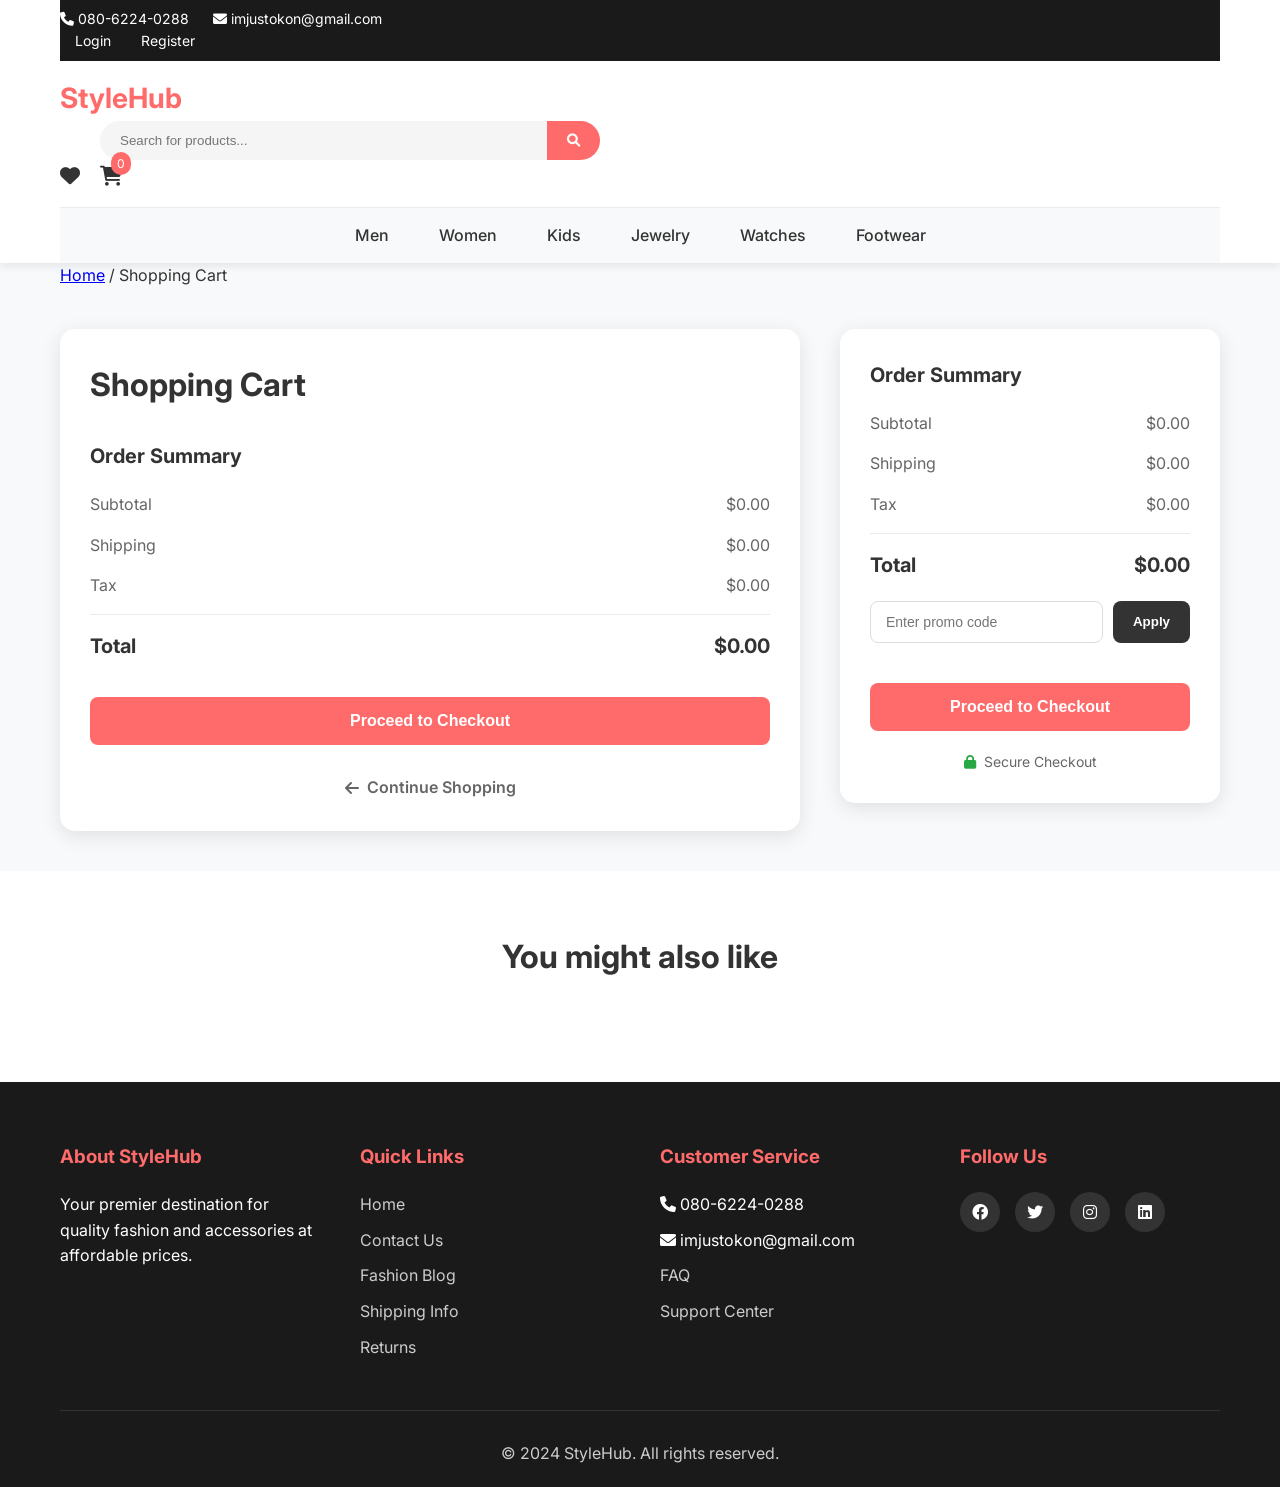
<file: cart.html>
<!DOCTYPE html>
<html lang="en">
<head>
    <meta charset="UTF-8">
    <meta name="viewport" content="width=device-width, initial-scale=1.0">
    <meta name="description" content="Shopping cart - Review your items and proceed to checkout">
    <meta name="keywords" content="shopping cart, checkout, fashion, StyleHub">
    <title>Shopping Cart - StyleHub</title>
    <link rel="stylesheet" href="styles.css">
    <link rel="stylesheet" href="cart.css">
    <link rel="preconnect" href="https://fonts.googleapis.com">
    <link rel="preconnect" href="https://fonts.gstatic.com" crossorigin>
    <link href="https://fonts.googleapis.com/css2?family=Inter:wght@300;400;500;600;700&display=swap" rel="stylesheet">
    <link rel="stylesheet" href="https://cdnjs.cloudflare.com/ajax/libs/font-awesome/6.0.0/css/all.min.css">
</head>
<body>
    <!-- Header Navigation -->
    <header class="header">
        <div class="container">
            <div class="nav-top">
                <div class="contact-info">
                    <span><i class="fas fa-phone"></i> 080-6224-0288</span>
                    <span><i class="fas fa-envelope"></i> imjustokon@gmail.com</span>
                </div>
                <div class="user-actions">
                    <a href="#login">Login</a>
                    <a href="#register">Register</a>
                </div>
            </div>
            <nav class="main-nav">
                <div class="logo">
                    <h1><a href="index.html" style="color: #ff6b6b; text-decoration: none;">StyleHub</a></h1>
                </div>
                <div class="search-bar">
                    <input type="text" placeholder="Search for products..." id="searchInput">
                    <button type="button" id="searchBtn"><i class="fas fa-search"></i></button>
                </div>
                <div class="nav-icons">
                    <a href="#wishlist" class="nav-icon"><i class="fas fa-heart"></i></a>
                    <a href="cart.html" class="nav-icon"><i class="fas fa-shopping-cart"></i><span class="cart-count">0</span></a>
                </div>
            </nav>
            <div class="category-nav">
                <ul class="category-list">
                    <li><a href="products.html?category=men">Men</a></li>
                    <li><a href="products.html?category=women">Women</a></li>
                    <li><a href="products.html?category=kids">Kids</a></li>
                    <li><a href="products.html?category=jewelry">Jewelry</a></li>
                    <li><a href="products.html?category=watches">Watches</a></li>
                    <li><a href="products.html?category=footwear">Footwear</a></li>
                </ul>
            </div>
        </div>
    </header>

    <!-- Breadcrumb -->
    <section class="breadcrumb">
        <div class="container">
            <nav>
                <a href="index.html">Home</a>
                <span>/</span>
                <span>Shopping Cart</span>
            </nav>
        </div>
    </section>

    <!-- Cart Section -->
    <section class="cart-section">
        <div class="container">
            <div class="cart-layout">
                <!-- Cart Items -->
                <div class="cart-items">
                    <h1>Shopping Cart</h1>
                    <div id="cartItems">
                        <!-- Cart items will be dynamically loaded here -->
                    </div>
                    
                    <!-- Cart Summary (Mobile) -->
                    <div class="cart-summary mobile">
                        <div class="summary-content">
                            <h3>Order Summary</h3>
                            <div class="summary-row">
                                <span>Subtotal</span>
                                <span id="mobileSubtotal">$0.00</span>
                            </div>
                            <div class="summary-row">
                                <span>Shipping</span>
                                <span id="mobileShipping">$0.00</span>
                            </div>
                            <div class="summary-row">
                                <span>Tax</span>
                                <span id="mobileTax">$0.00</span>
                            </div>
                            <div class="summary-divider"></div>
                            <div class="summary-row total">
                                <span>Total</span>
                                <span id="mobileTotal">$0.00</span>
                            </div>
                            <button class="checkout-btn mobile" onclick="proceedToCheckout()">
                                Proceed to Checkout
                            </button>
                        </div>
                    </div>
                    
                    <!-- Continue Shopping -->
                    <div class="continue-shopping">
                        <a href="products.html" class="continue-btn">
                            <i class="fas fa-arrow-left"></i>
                            Continue Shopping
                        </a>
                    </div>
                </div>

                <!-- Order Summary (Desktop) -->
                <div class="order-summary desktop">
                    <div class="summary-content">
                        <h3>Order Summary</h3>
                        <div class="summary-row">
                            <span>Subtotal</span>
                            <span id="subtotal">$0.00</span>
                        </div>
                        <div class="summary-row">
                            <span>Shipping</span>
                            <span id="shipping">$0.00</span>
                        </div>
                        <div class="summary-row">
                            <span>Tax</span>
                            <span id="tax">$0.00</span>
                        </div>
                        <div class="summary-divider"></div>
                        <div class="summary-row total">
                            <span>Total</span>
                            <span id="total">$0.00</span>
                        </div>
                        
                        <!-- Promo Code -->
                        <div class="promo-code">
                            <input type="text" placeholder="Enter promo code" id="promoCode">
                            <button onclick="applyPromoCode()">Apply</button>
                        </div>
                        
                        <button class="checkout-btn" onclick="proceedToCheckout()">
                            Proceed to Checkout
                        </button>
                        
                        <!-- Security Badge -->
                        <div class="security-badge">
                            <i class="fas fa-lock"></i>
                            <span>Secure Checkout</span>
                        </div>
                    </div>
                </div>
            </div>
        </div>
    </section>

    <!-- Related Products -->
    <section class="related-products">
        <div class="container">
            <h2>You might also like</h2>
            <div class="products-grid" id="relatedProducts">
                <!-- Related products will be dynamically loaded here -->
            </div>
        </div>
    </section>

    <!-- Footer -->
    <footer class="footer">
        <div class="container">
            <div class="footer-grid">
                <div class="footer-section">
                    <h3>About StyleHub</h3>
                    <p>Your premier destination for quality fashion and accessories at affordable prices.</p>
                </div>
                <div class="footer-section">
                    <h3>Quick Links</h3>
                    <ul>
                        <li><a href="index.html">Home</a></li>
                        <li><a href="contact.html">Contact Us</a></li>
                        <li><a href="blog.html">Fashion Blog</a></li>
                        <li><a href="#shipping">Shipping Info</a></li>
                        <li><a href="#returns">Returns</a></li>
                    </ul>
                </div>
                <div class="footer-section">
                    <h3>Customer Service</h3>
                    <ul>
                        <li><i class="fas fa-phone"></i> 080-6224-0288</li>
                        <li><i class="fas fa-envelope"></i> imjustokon@gmail.com</li>
                        <li><a href="#faq">FAQ</a></li>
                        <li><a href="#support">Support Center</a></li>
                    </ul>
                </div>
                <div class="footer-section">
                    <h3>Follow Us</h3>
                    <div class="social-links">
                        <a href="#facebook"><i class="fab fa-facebook"></i></a>
                        <a href="#twitter"><i class="fab fa-twitter"></i></a>
                        <a href="#instagram"><i class="fab fa-instagram"></i></a>
                        <a href="#linkedin"><i class="fab fa-linkedin"></i></a>
                    </div>
                </div>
            </div>
            <div class="footer-bottom">
                <p>&copy; 2024 StyleHub. All rights reserved.</p>
            </div>
        </div>
    </footer>

    <script src="script.js"></script>
    <script src="cart.js"></script>
</body>
</html>
</file>
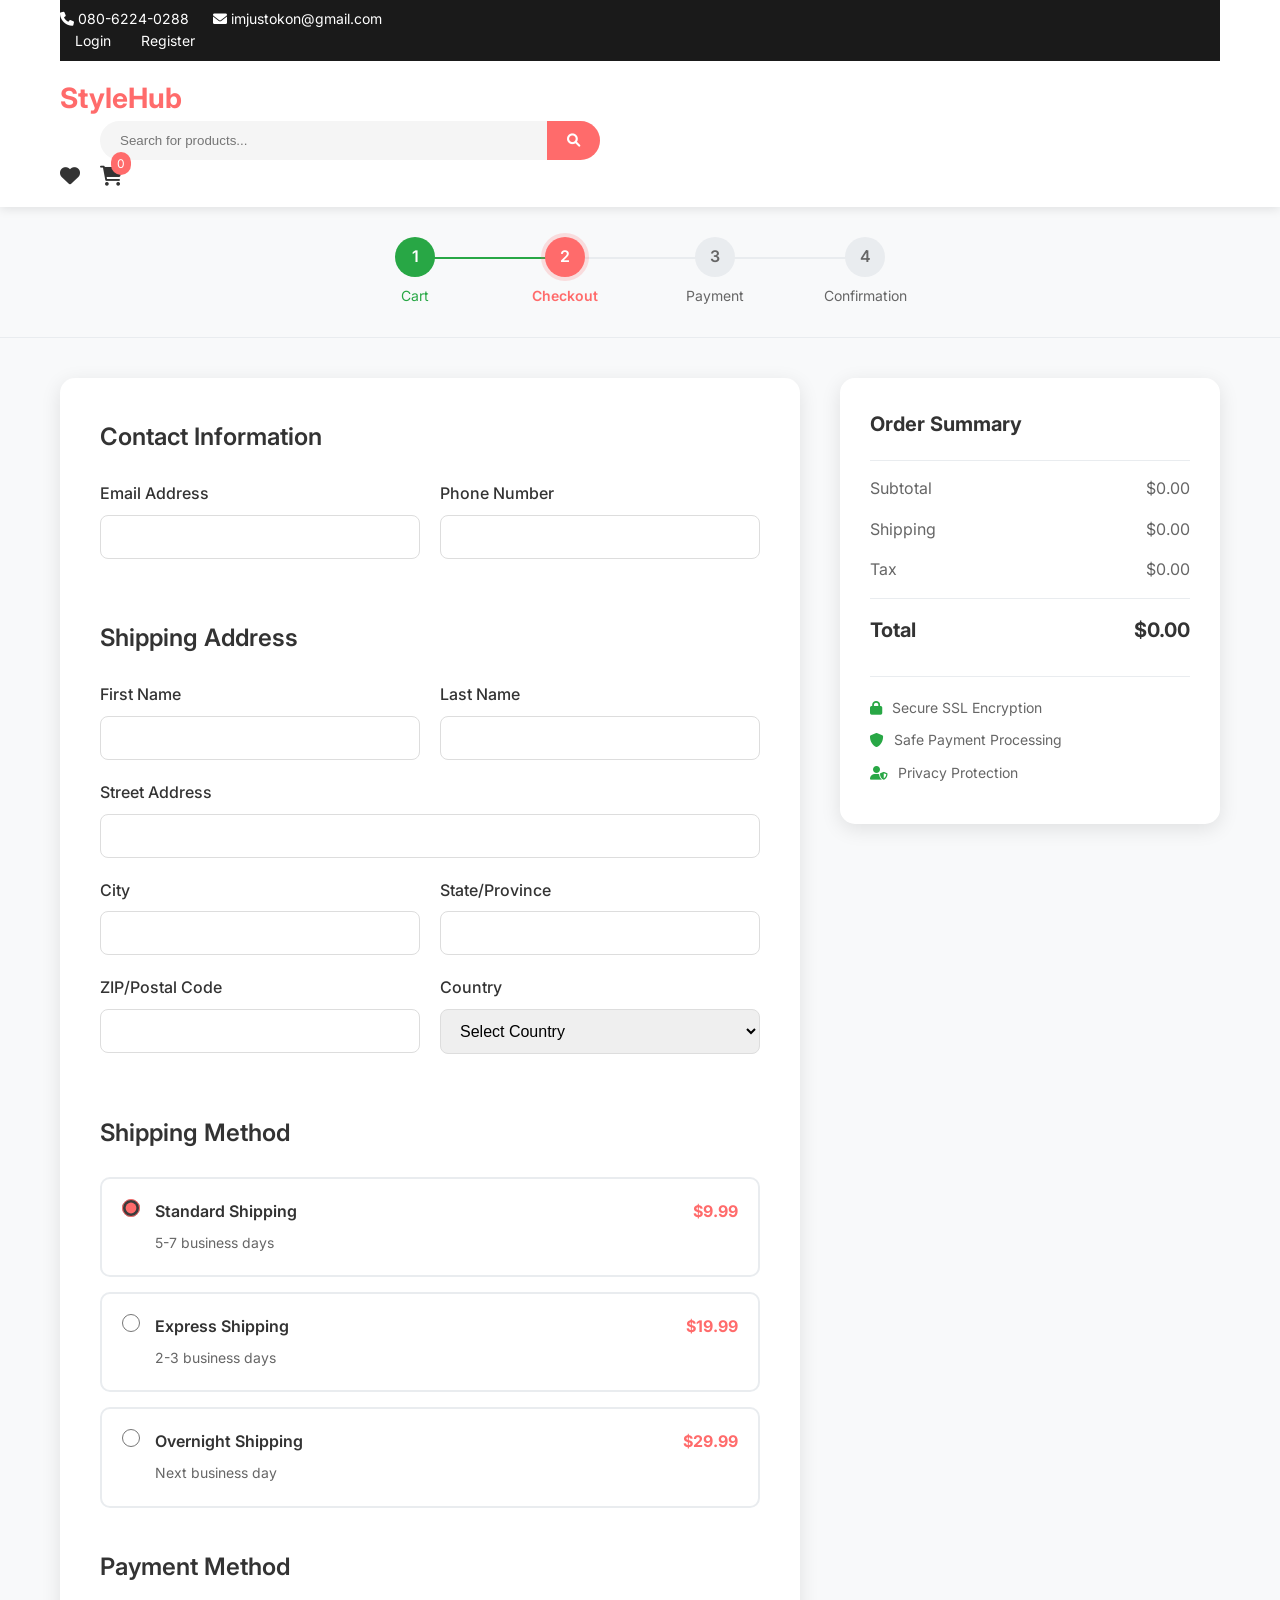
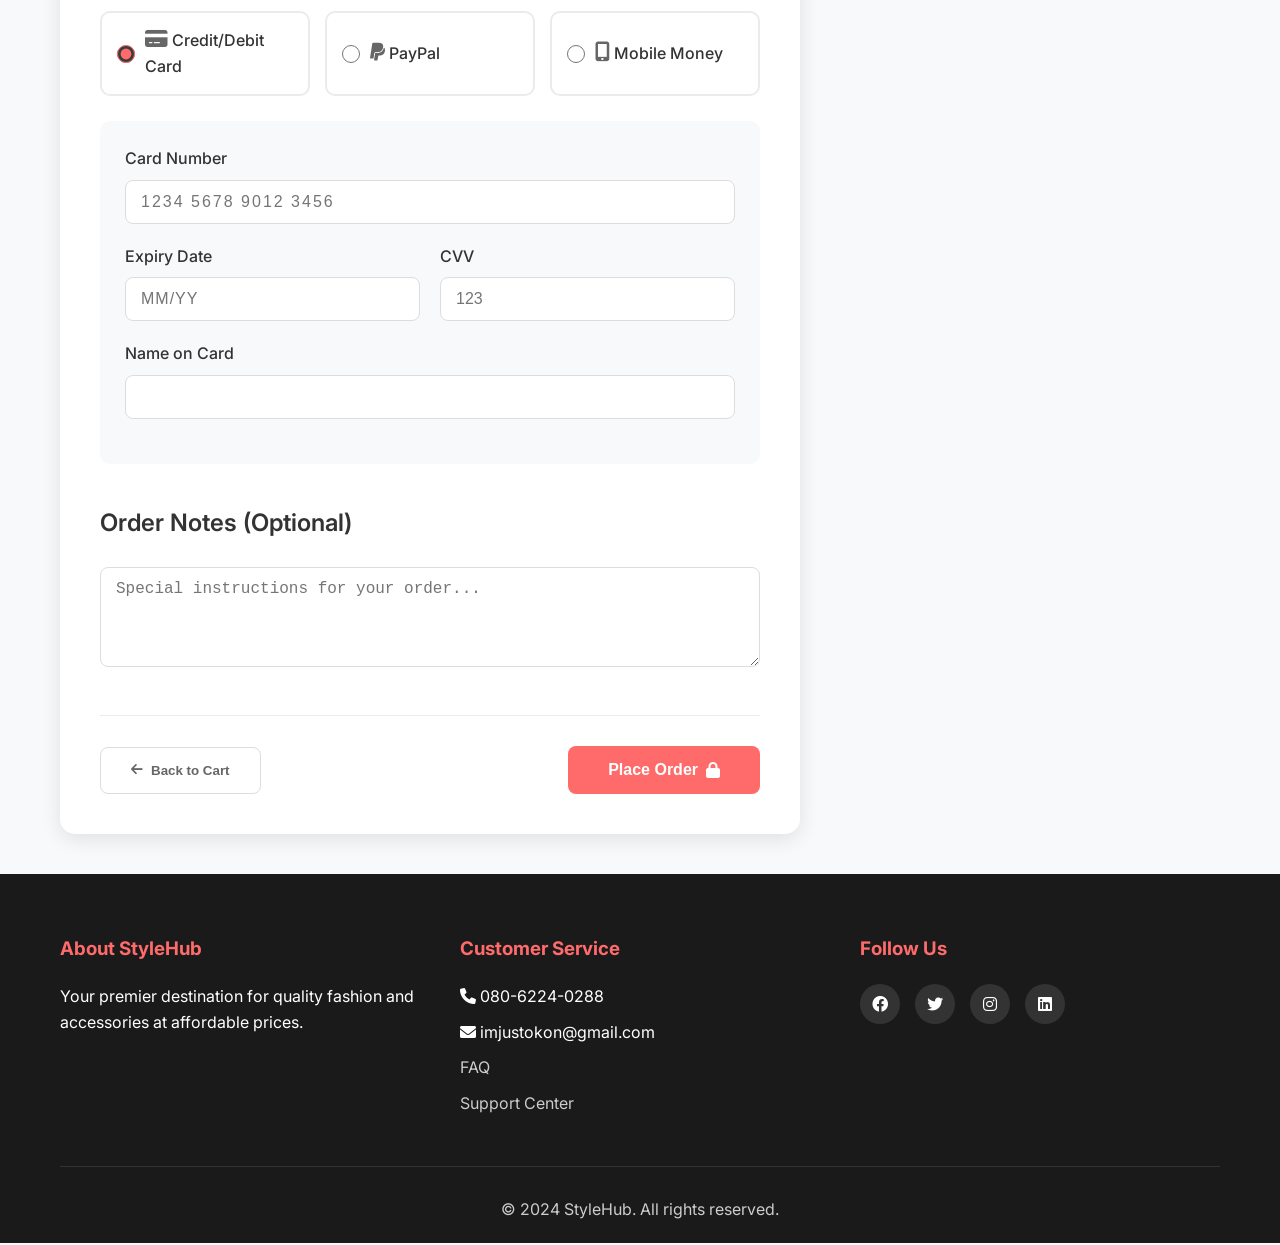
<file: checkout.html>
<!DOCTYPE html>
<html lang="en">
<head>
    <meta charset="UTF-8">
    <meta name="viewport" content="width=device-width, initial-scale=1.0">
    <meta name="description" content="Secure checkout - Complete your purchase with StyleHub">
    <meta name="keywords" content="checkout, payment, shipping, StyleHub">
    <title>Checkout - StyleHub</title>
    <link rel="stylesheet" href="styles.css">
    <link rel="stylesheet" href="checkout.css">
    <link rel="preconnect" href="https://fonts.googleapis.com">
    <link rel="preconnect" href="https://fonts.gstatic.com" crossorigin>
    <link href="https://fonts.googleapis.com/css2?family=Inter:wght@300;400;500;600;700&display=swap" rel="stylesheet">
    <link rel="stylesheet" href="https://cdnjs.cloudflare.com/ajax/libs/font-awesome/6.0.0/css/all.min.css">
</head>
<body>
    <!-- Header Navigation -->
    <header class="header">
        <div class="container">
            <div class="nav-top">
                <div class="contact-info">
                    <span><i class="fas fa-phone"></i> 080-6224-0288</span>
                    <span><i class="fas fa-envelope"></i> imjustokon@gmail.com</span>
                </div>
                <div class="user-actions">
                    <a href="#login">Login</a>
                    <a href="#register">Register</a>
                </div>
            </div>
            <nav class="main-nav">
                <div class="logo">
                    <h1><a href="index.html" style="color: #ff6b6b; text-decoration: none;">StyleHub</a></h1>
                </div>
                <div class="search-bar">
                    <input type="text" placeholder="Search for products..." id="searchInput">
                    <button type="button" id="searchBtn"><i class="fas fa-search"></i></button>
                </div>
                <div class="nav-icons">
                    <a href="#wishlist" class="nav-icon"><i class="fas fa-heart"></i></a>
                    <a href="cart.html" class="nav-icon"><i class="fas fa-shopping-cart"></i><span class="cart-count">0</span></a>
                </div>
            </nav>
        </div>
    </header>

    <!-- Checkout Progress -->
    <section class="checkout-progress">
        <div class="container">
            <div class="progress-steps">
                <div class="step completed">
                    <div class="step-number">1</div>
                    <span>Cart</span>
                </div>
                <div class="step active">
                    <div class="step-number">2</div>
                    <span>Checkout</span>
                </div>
                <div class="step">
                    <div class="step-number">3</div>
                    <span>Payment</span>
                </div>
                <div class="step">
                    <div class="step-number">4</div>
                    <span>Confirmation</span>
                </div>
            </div>
        </div>
    </section>

    <!-- Checkout Section -->
    <section class="checkout-section">
        <div class="container">
            <div class="checkout-layout">
                <!-- Checkout Form -->
                <div class="checkout-form">
                    <form id="checkoutForm">
                        <!-- Contact Information -->
                        <div class="form-section">
                            <h2>Contact Information</h2>
                            <div class="form-row">
                                <div class="form-group">
                                    <label for="email">Email Address</label>
                                    <input type="email" id="email" name="email" required>
                                </div>
                                <div class="form-group">
                                    <label for="phone">Phone Number</label>
                                    <input type="tel" id="phone" name="phone" required>
                                </div>
                            </div>
                        </div>

                        <!-- Shipping Address -->
                        <div class="form-section">
                            <h2>Shipping Address</h2>
                            <div class="form-row">
                                <div class="form-group">
                                    <label for="firstName">First Name</label>
                                    <input type="text" id="firstName" name="firstName" required>
                                </div>
                                <div class="form-group">
                                    <label for="lastName">Last Name</label>
                                    <input type="text" id="lastName" name="lastName" required>
                                </div>
                            </div>
                            <div class="form-group">
                                <label for="address">Street Address</label>
                                <input type="text" id="address" name="address" required>
                            </div>
                            <div class="form-row">
                                <div class="form-group">
                                    <label for="city">City</label>
                                    <input type="text" id="city" name="city" required>
                                </div>
                                <div class="form-group">
                                    <label for="state">State/Province</label>
                                    <input type="text" id="state" name="state" required>
                                </div>
                            </div>
                            <div class="form-row">
                                <div class="form-group">
                                    <label for="zipCode">ZIP/Postal Code</label>
                                    <input type="text" id="zipCode" name="zipCode" required>
                                </div>
                                <div class="form-group">
                                    <label for="country">Country</label>
                                    <select id="country" name="country" required>
                                        <option value="">Select Country</option>
                                        <option value="US">United States</option>
                                        <option value="CA">Canada</option>
                                        <option value="UK">United Kingdom</option>
                                        <option value="AU">Australia</option>
                                        <option value="NG">Nigeria</option>
                                        <option value="GH">Ghana</option>
                                        <option value="KE">Kenya</option>
                                        <option value="ZA">South Africa</option>
                                    </select>
                                </div>
                            </div>
                        </div>

                        <!-- Shipping Method -->
                        <div class="form-section">
                            <h2>Shipping Method</h2>
                            <div class="shipping-options">
                                <label class="shipping-option">
                                    <input type="radio" name="shipping" value="standard" checked>
                                    <div class="option-content">
                                        <div class="option-header">
                                            <span class="option-name">Standard Shipping</span>
                                            <span class="option-price">$9.99</span>
                                        </div>
                                        <span class="option-description">5-7 business days</span>
                                    </div>
                                </label>
                                <label class="shipping-option">
                                    <input type="radio" name="shipping" value="express">
                                    <div class="option-content">
                                        <div class="option-header">
                                            <span class="option-name">Express Shipping</span>
                                            <span class="option-price">$19.99</span>
                                        </div>
                                        <span class="option-description">2-3 business days</span>
                                    </div>
                                </label>
                                <label class="shipping-option">
                                    <input type="radio" name="shipping" value="overnight">
                                    <div class="option-content">
                                        <div class="option-header">
                                            <span class="option-name">Overnight Shipping</span>
                                            <span class="option-price">$29.99</span>
                                        </div>
                                        <span class="option-description">Next business day</span>
                                    </div>
                                </label>
                            </div>
                        </div>

                        <!-- Payment Method -->
                        <div class="form-section">
                            <h2>Payment Method</h2>
                            <div class="payment-options">
                                <label class="payment-option">
                                    <input type="radio" name="payment" value="card" checked>
                                    <div class="option-content">
                                        <i class="fas fa-credit-card"></i>
                                        <span>Credit/Debit Card</span>
                                    </div>
                                </label>
                                <label class="payment-option">
                                    <input type="radio" name="payment" value="paypal">
                                    <div class="option-content">
                                        <i class="fab fa-paypal"></i>
                                        <span>PayPal</span>
                                    </div>
                                </label>
                                <label class="payment-option">
                                    <input type="radio" name="payment" value="mobile">
                                    <div class="option-content">
                                        <i class="fas fa-mobile-alt"></i>
                                        <span>Mobile Money</span>
                                    </div>
                                </label>
                            </div>

                            <!-- Card Details -->
                            <div class="card-details" id="cardDetails">
                                <div class="form-group">
                                    <label for="cardNumber">Card Number</label>
                                    <input type="text" id="cardNumber" name="cardNumber" placeholder="1234 5678 9012 3456" maxlength="19">
                                </div>
                                <div class="form-row">
                                    <div class="form-group">
                                        <label for="expiryDate">Expiry Date</label>
                                        <input type="text" id="expiryDate" name="expiryDate" placeholder="MM/YY" maxlength="5">
                                    </div>
                                    <div class="form-group">
                                        <label for="cvv">CVV</label>
                                        <input type="text" id="cvv" name="cvv" placeholder="123" maxlength="4">
                                    </div>
                                </div>
                                <div class="form-group">
                                    <label for="cardName">Name on Card</label>
                                    <input type="text" id="cardName" name="cardName" required>
                                </div>
                            </div>

                            <!-- PayPal Details -->
                            <div class="paypal-details" id="paypalDetails" style="display: none;">
                                <p>You will be redirected to PayPal to complete your payment.</p>
                            </div>

                            <!-- Mobile Money Details -->
                            <div class="mobile-money-details" id="mobileMoneyDetails" style="display: none;">
                                <div class="form-group">
                                    <label for="mobileProvider">Mobile Provider</label>
                                    <select id="mobileProvider" name="mobileProvider">
                                        <option value="">Select Provider</option>
                                        <option value="mtn">MTN Mobile Money</option>
                                        <option value="airtel">Airtel Money</option>
                                        <option value="glo">Glo Mobile Money</option>
                                        <option value="etisalat">9Mobile Money</option>
                                    </select>
                                </div>
                                <div class="form-group">
                                    <label for="mobileNumber">Mobile Number</label>
                                    <input type="tel" id="mobileNumber" name="mobileNumber" placeholder="+2348000000000">
                                </div>
                            </div>
                        </div>

                        <!-- Order Notes -->
                        <div class="form-section">
                            <h2>Order Notes (Optional)</h2>
                            <div class="form-group">
                                <textarea id="orderNotes" name="orderNotes" rows="4" placeholder="Special instructions for your order..."></textarea>
                            </div>
                        </div>

                        <!-- Submit Button -->
                        <div class="form-actions">
                            <button type="button" class="back-btn" onclick="goBack()">
                                <i class="fas fa-arrow-left"></i>
                                Back to Cart
                            </button>
                            <button type="submit" class="place-order-btn">
                                Place Order
                                <i class="fas fa-lock"></i>
                            </button>
                        </div>
                    </form>
                </div>

                <!-- Order Summary -->
                <div class="order-summary">
                    <div class="summary-content">
                        <h3>Order Summary</h3>
                        <div id="orderItems">
                            <!-- Order items will be dynamically loaded here -->
                        </div>
                        <div class="summary-divider"></div>
                        <div class="summary-row">
                            <span>Subtotal</span>
                            <span id="subtotal">$0.00</span>
                        </div>
                        <div class="summary-row">
                            <span>Shipping</span>
                            <span id="shipping">$0.00</span>
                        </div>
                        <div class="summary-row">
                            <span>Tax</span>
                            <span id="tax">$0.00</span>
                        </div>
                        <div class="summary-row discount-row" id="discountRow" style="display: none;">
                            <span>Discount</span>
                            <span id="discount">-$0.00</span>
                        </div>
                        <div class="summary-divider"></div>
                        <div class="summary-row total">
                            <span>Total</span>
                            <span id="total">$0.00</span>
                        </div>
                        
                        <!-- Security Info -->
                        <div class="security-info">
                            <div class="security-item">
                                <i class="fas fa-lock"></i>
                                <span>Secure SSL Encryption</span>
                            </div>
                            <div class="security-item">
                                <i class="fas fa-shield-alt"></i>
                                <span>Safe Payment Processing</span>
                            </div>
                            <div class="security-item">
                                <i class="fas fa-user-shield"></i>
                                <span>Privacy Protection</span>
                            </div>
                        </div>
                    </div>
                </div>
            </div>
        </div>
    </section>

    <!-- Footer -->
    <footer class="footer">
        <div class="container">
            <div class="footer-grid">
                <div class="footer-section">
                    <h3>About StyleHub</h3>
                    <p>Your premier destination for quality fashion and accessories at affordable prices.</p>
                </div>
                <div class="footer-section">
                    <h3>Customer Service</h3>
                    <ul>
                        <li><i class="fas fa-phone"></i> 080-6224-0288</li>
                        <li><i class="fas fa-envelope"></i> imjustokon@gmail.com</li>
                        <li><a href="#faq">FAQ</a></li>
                        <li><a href="#support">Support Center</a></li>
                    </ul>
                </div>
                <div class="footer-section">
                    <h3>Follow Us</h3>
                    <div class="social-links">
                        <a href="#facebook"><i class="fab fa-facebook"></i></a>
                        <a href="#twitter"><i class="fab fa-twitter"></i></a>
                        <a href="#instagram"><i class="fab fa-instagram"></i></a>
                        <a href="#linkedin"><i class="fab fa-linkedin"></i></a>
                    </div>
                </div>
            </div>
            <div class="footer-bottom">
                <p>&copy; 2024 StyleHub. All rights reserved.</p>
            </div>
        </div>
    </footer>

    <script src="script.js"></script>
    <script src="checkout.js"></script>
</body>
</html>
</file>
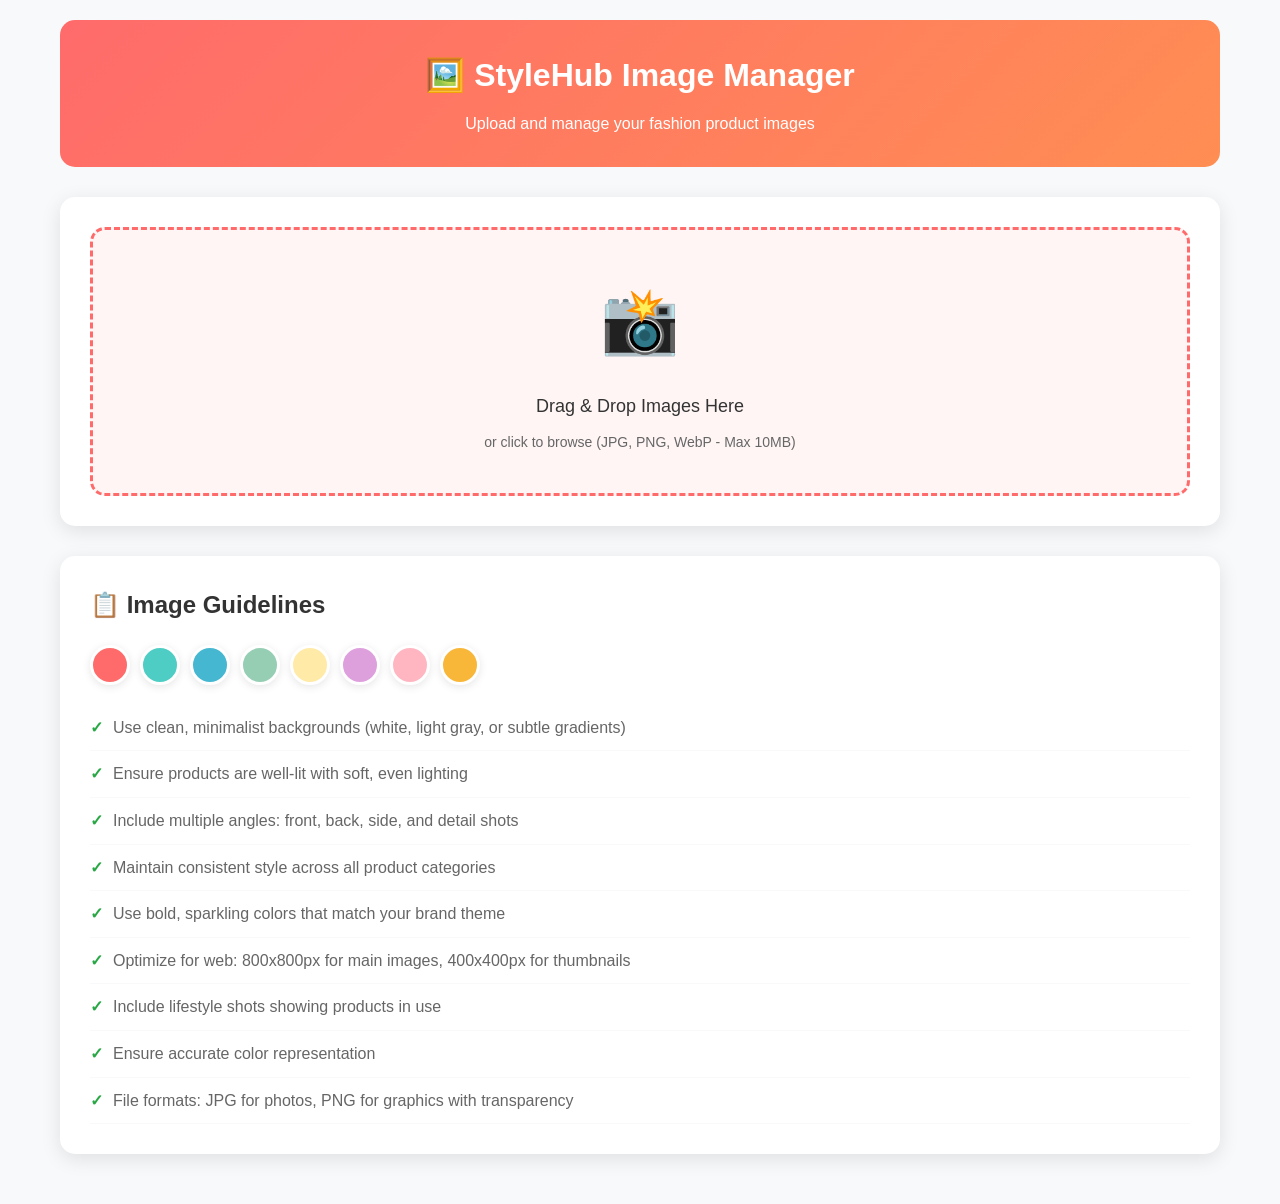
<file: image-manager.html>
<!DOCTYPE html>
<html lang="en">
<head>
    <meta charset="UTF-8">
    <meta name="viewport" content="width=device-width, initial-scale=1.0">
    <title>StyleHub Image Manager</title>
    <link rel="stylesheet" href="styles.css">
    <style>
        .image-manager {
            max-width: 1200px;
            margin: 0 auto;
            padding: 20px;
            background: #f8f9fa;
            min-height: 100vh;
        }
        
        .manager-header {
            background: linear-gradient(135deg, #ff6b6b 0%, #ff8e53 100%);
            color: white;
            padding: 30px;
            border-radius: 15px;
            margin-bottom: 30px;
            text-align: center;
        }
        
        .manager-header h1 {
            font-size: 32px;
            margin-bottom: 10px;
        }
        
        .upload-section {
            background: white;
            padding: 30px;
            border-radius: 15px;
            box-shadow: 0 5px 20px rgba(0,0,0,0.1);
            margin-bottom: 30px;
        }
        
        .upload-area {
            border: 3px dashed #ff6b6b;
            border-radius: 15px;
            padding: 40px;
            text-align: center;
            background: #fff5f5;
            transition: all 0.3s ease;
            cursor: pointer;
        }
        
        .upload-area:hover {
            background: #ffe0e0;
            border-color: #ff5252;
        }
        
        .upload-area.dragover {
            background: #e8f5e8;
            border-color: #28a745;
        }
        
        .upload-icon {
            font-size: 64px;
            color: #ff6b6b;
            margin-bottom: 20px;
        }
        
        .upload-text {
            font-size: 18px;
            color: #333;
            margin-bottom: 10px;
        }
        
        .upload-subtext {
            font-size: 14px;
            color: #666;
        }
        
        .file-input {
            display: none;
        }
        
        .image-grid {
            display: grid;
            grid-template-columns: repeat(auto-fill, minmax(250px, 1fr));
            gap: 20px;
            margin-bottom: 30px;
        }
        
        .image-card {
            background: white;
            border-radius: 15px;
            overflow: hidden;
            box-shadow: 0 5px 20px rgba(0,0,0,0.1);
            transition: transform 0.3s ease;
        }
        
        .image-card:hover {
            transform: translateY(-5px);
        }
        
        .image-preview {
            width: 100%;
            height: 200px;
            object-fit: cover;
            background: #f8f9fa;
        }
        
        .image-info {
            padding: 20px;
        }
        
        .image-name {
            font-weight: 600;
            margin-bottom: 10px;
            color: #333;
        }
        
        .image-details {
            font-size: 14px;
            color: #666;
            margin-bottom: 15px;
        }
        
        .image-actions {
            display: flex;
            gap: 10px;
        }
        
        .btn {
            padding: 8px 16px;
            border: none;
            border-radius: 8px;
            cursor: pointer;
            font-weight: 500;
            transition: all 0.3s ease;
        }
        
        .btn-primary {
            background: #ff6b6b;
            color: white;
        }
        
        .btn-primary:hover {
            background: #ff5252;
        }
        
        .btn-secondary {
            background: #f8f9fa;
            color: #333;
            border: 1px solid #ddd;
        }
        
        .btn-secondary:hover {
            background: #e9ecef;
        }
        
        .guidelines {
            background: white;
            padding: 30px;
            border-radius: 15px;
            box-shadow: 0 5px 20px rgba(0,0,0,0.1);
        }
        
        .guidelines h2 {
            color: #333;
            margin-bottom: 20px;
        }
        
        .guidelines ul {
            list-style: none;
            padding: 0;
        }
        
        .guidelines li {
            padding: 10px 0;
            border-bottom: 1px solid #f8f9fa;
            color: #666;
        }
        
        .guidelines li:before {
            content: "✓";
            color: #28a745;
            font-weight: bold;
            margin-right: 10px;
        }
        
        .color-palette {
            display: flex;
            gap: 10px;
            margin: 20px 0;
            flex-wrap: wrap;
        }
        
        .color-swatch {
            width: 40px;
            height: 40px;
            border-radius: 50%;
            border: 3px solid #fff;
            box-shadow: 0 2px 8px rgba(0,0,0,0.1);
        }
    </style>
</head>
<body>
    <div class="image-manager">
        <div class="manager-header">
            <h1>🖼️ StyleHub Image Manager</h1>
            <p>Upload and manage your fashion product images</p>
        </div>

        <div class="upload-section">
            <div class="upload-area" id="uploadArea">
                <div class="upload-icon">📸</div>
                <div class="upload-text">Drag & Drop Images Here</div>
                <div class="upload-subtext">or click to browse (JPG, PNG, WebP - Max 10MB)</div>
                <input type="file" id="fileInput" class="file-input" multiple accept="image/*">
            </div>
        </div>

        <div class="guidelines">
            <h2>📋 Image Guidelines</h2>
            <div class="color-palette">
                <div class="color-swatch" style="background: #FF6B6B;" title="Primary Red"></div>
                <div class="color-swatch" style="background: #4ECDC4;" title="Turquoise"></div>
                <div class="color-swatch" style="background: #45B7D1;" title="Sky Blue"></div>
                <div class="color-swatch" style="background: #96CEB4;" title="Mint"></div>
                <div class="color-swatch" style="background: #FFEAA7;" title="Warm Yellow"></div>
                <div class="color-swatch" style="background: #DDA0DD;" title="Lavender"></div>
                <div class="color-swatch" style="background: #FFB6C1;" title="Pink"></div>
                <div class="color-swatch" style="background: #F8B739;" title="Orange"></div>
            </div>
            <ul>
                <li>Use clean, minimalist backgrounds (white, light gray, or subtle gradients)</li>
                <li>Ensure products are well-lit with soft, even lighting</li>
                <li>Include multiple angles: front, back, side, and detail shots</li>
                <li>Maintain consistent style across all product categories</li>
                <li>Use bold, sparkling colors that match your brand theme</li>
                <li>Optimize for web: 800x800px for main images, 400x400px for thumbnails</li>
                <li>Include lifestyle shots showing products in use</li>
                <li>Ensure accurate color representation</li>
                <li>File formats: JPG for photos, PNG for graphics with transparency</li>
            </ul>
        </div>

        <div class="image-grid" id="imageGrid">
            <!-- Uploaded images will appear here -->
        </div>
    </div>

    <script>
        let uploadedImages = [];
        
        // Initialize
        document.addEventListener('DOMContentLoaded', function() {
            setupUploadArea();
            loadExistingImages();
        });
        
        // Setup upload area
        function setupUploadArea() {
            const uploadArea = document.getElementById('uploadArea');
            const fileInput = document.getElementById('fileInput');
            
            // Click to upload
            uploadArea.addEventListener('click', () => fileInput.click());
            
            // Drag and drop
            uploadArea.addEventListener('dragover', (e) => {
                e.preventDefault();
                uploadArea.classList.add('dragover');
            });
            
            uploadArea.addEventListener('dragleave', () => {
                uploadArea.classList.remove('dragover');
            });
            
            uploadArea.addEventListener('drop', (e) => {
                e.preventDefault();
                uploadArea.classList.remove('dragover');
                handleFiles(e.dataTransfer.files);
            });
            
            // File selection
            fileInput.addEventListener('change', (e) => {
                handleFiles(e.target.files);
            });
        }
        
        // Handle file upload
        function handleFiles(files) {
            Array.from(files).forEach(file => {
                if (file.type.startsWith('image/')) {
                    processImage(file);
                }
            });
        }
        
        // Process image
        function processImage(file) {
            const reader = new FileReader();
            
            reader.onload = function(e) {
                const imageData = {
                    id: Date.now() + Math.random(),
                    name: file.name,
                    size: formatFileSize(file.size),
                    type: file.type,
                    url: e.target.result,
                    uploadDate: new Date().toISOString()
                };
                
                uploadedImages.push(imageData);
                saveImages();
                displayImage(imageData);
            };
            
            reader.readAsDataURL(file);
        }
        
        // Display image
        function displayImage(imageData) {
            const imageGrid = document.getElementById('imageGrid');
            const imageCard = document.createElement('div');
            imageCard.className = 'image-card';
            
            imageCard.innerHTML = `
                <img src="${imageData.url}" alt="${imageData.name}" class="image-preview">
                <div class="image-info">
                    <div class="image-name">${imageData.name}</div>
                    <div class="image-details">
                        Size: ${imageData.size} | Type: ${imageData.type}
                    </div>
                    <div class="image-actions">
                        <button class="btn btn-primary" onclick="copyImageUrl('${imageData.url}')">
                            📋 Copy URL
                        </button>
                        <button class="btn btn-secondary" onclick="deleteImage(${imageData.id})">
                            🗑️ Delete
                        </button>
                    </div>
                </div>
            `;
            
            imageGrid.appendChild(imageCard);
        }
        
        // Copy image URL
        function copyImageUrl(url) {
            navigator.clipboard.writeText(url).then(() => {
                alert('Image URL copied to clipboard!');
            });
        }
        
        // Delete image
        function deleteImage(imageId) {
            if (confirm('Are you sure you want to delete this image?')) {
                uploadedImages = uploadedImages.filter(img => img.id !== imageId);
                saveImages();
                refreshImageGrid();
            }
        }
        
        // Refresh image grid
        function refreshImageGrid() {
            const imageGrid = document.getElementById('imageGrid');
            imageGrid.innerHTML = '';
            uploadedImages.forEach(image => displayImage(image));
        }
        
        // Save to localStorage
        function saveImages() {
            localStorage.setItem('stylehub-images', JSON.stringify(uploadedImages));
        }
        
        // Load existing images
        function loadExistingImages() {
            const saved = localStorage.getItem('stylehub-images');
            if (saved) {
                uploadedImages = JSON.parse(saved);
                uploadedImages.forEach(image => displayImage(image));
            }
        }
        
        // Format file size
        function formatFileSize(bytes) {
            if (bytes === 0) return '0 Bytes';
            const k = 1024;
            const sizes = ['Bytes', 'KB', 'MB', 'GB'];
            const i = Math.floor(Math.log(bytes) / Math.log(k));
            return parseFloat((bytes / Math.pow(k, i)).toFixed(2)) + ' ' + sizes[i];
        }
    </script>
</body>
</html>
</file>
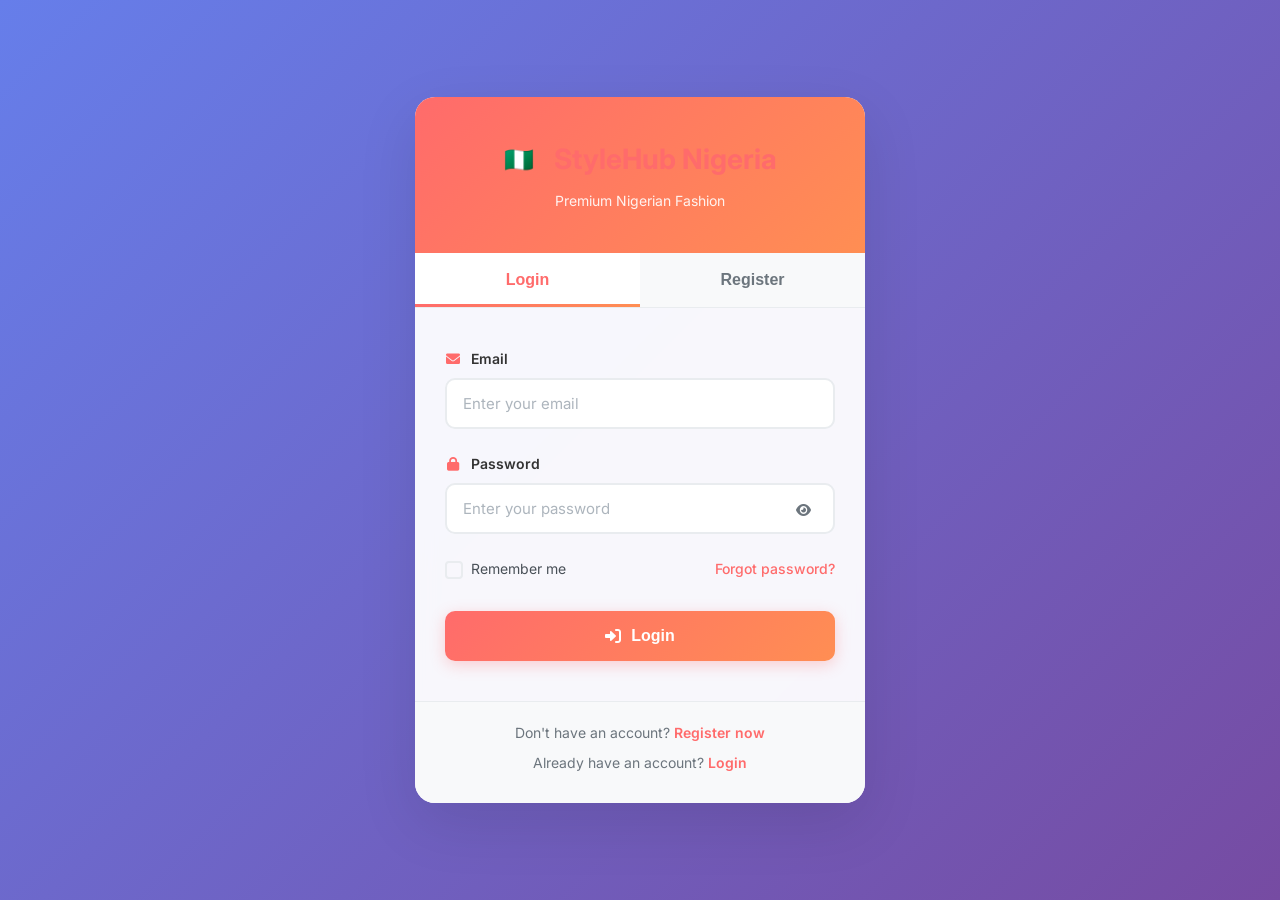
<file: login.html>
<!DOCTYPE html>
<html lang="en">
<head>
    <meta charset="UTF-8">
    <meta name="viewport" content="width=device-width, initial-scale=1.0">
    <meta name="description" content="Login to StyleHub Nigeria - Premium Nigerian Fashion">
    <meta name="keywords" content="login, StyleHub Nigeria, Nigerian fashion, authentication">
    <title>Login - StyleHub Nigeria</title>
    <link rel="stylesheet" href="styles.css">
    <link rel="stylesheet" href="auth.css">
    <link rel="preconnect" href="https://fonts.googleapis.com">
    <link rel="preconnect" href="https://fonts.gstatic.com" crossorigin>
    <link href="https://fonts.googleapis.com/css2?family=Inter:wght@300;400;500;600;700&display=swap" rel="stylesheet">
    <link rel="stylesheet" href="https://cdnjs.cloudflare.com/ajax/libs/font-awesome/6.0.0/css/all.min.css">
</head>
<body>
    <div class="auth-container">
        <div class="auth-card">
            <div class="auth-header">
                <div class="logo">
                    <h1><span class="nigerian-flag">🇳🇬</span> StyleHub Nigeria</h1>
                    <p>Premium Nigerian Fashion</p>
                </div>
            </div>

            <div class="auth-tabs">
                <button class="tab-btn active" onclick="switchTab('login')">Login</button>
                <button class="tab-btn" onclick="switchTab('register')">Register</button>
            </div>

            <!-- Login Form -->
            <form id="loginForm" class="auth-form active" onsubmit="handleLogin(event)">
                <div class="form-group">
                    <label for="loginEmail">
                        <i class="fas fa-envelope"></i> Email
                    </label>
                    <input type="email" id="loginEmail" required placeholder="Enter your email">
                </div>
                <div class="form-group">
                    <label for="loginPassword">
                        <i class="fas fa-lock"></i> Password
                    </label>
                    <input type="password" id="loginPassword" required placeholder="Enter your password">
                    <button type="button" class="toggle-password" onclick="togglePassword('loginPassword')">
                        <i class="fas fa-eye"></i>
                    </button>
                </div>
                <div class="form-options">
                    <label class="checkbox-label">
                        <input type="checkbox" id="rememberMe">
                        <span class="checkmark"></span>
                        Remember me
                    </label>
                    <a href="#" class="forgot-password">Forgot password?</a>
                </div>
                <button type="submit" class="auth-btn">
                    <i class="fas fa-sign-in-alt"></i> Login
                </button>
            </form>

            <!-- Register Form -->
            <form id="registerForm" class="auth-form" onsubmit="handleRegister(event)">
                <div class="form-group">
                    <label for="fullName">
                        <i class="fas fa-user"></i> Full Name
                    </label>
                    <input type="text" id="fullName" required placeholder="Enter your full name">
                </div>
                <div class="form-group">
                    <label for="registerEmail">
                        <i class="fas fa-envelope"></i> Email
                    </label>
                    <input type="email" id="registerEmail" required placeholder="Enter your email">
                </div>
                <div class="form-group">
                    <label for="registerPhone">
                        <i class="fas fa-phone"></i> Phone
                    </label>
                    <input type="tel" id="registerPhone" required placeholder="+234 800-000-0000" onchange="validatePhone(this)">
                    <small id="phoneError" class="error-text"></small>
                </div>
                <div class="form-group">
                    <label for="registerPassword">
                        <i class="fas fa-lock"></i> Password
                    </label>
                    <input type="password" id="registerPassword" required placeholder="Create a password (min 6 chars)" onchange="checkPasswordStrength(this.value)">
                    <button type="button" class="toggle-password" onclick="togglePassword('registerPassword')">
                        <i class="fas fa-eye"></i>
                    </button>
                    <div id="passwordStrength" class="password-strength"></div>
                </div>
                <div class="form-group">
                    <label for="confirmPassword">
                        <i class="fas fa-lock"></i> Confirm Password
                    </label>
                    <input type="password" id="confirmPassword" required placeholder="Confirm your password">
                    <button type="button" class="toggle-password" onclick="togglePassword('confirmPassword')">
                        <i class="fas fa-eye"></i>
                    </button>
                </div>
                <div class="form-group">
                    <label for="referralCode">
                        <i class="fas fa-gift"></i> Referral Code (Optional)
                    </label>
                    <input type="text" id="referralCode" placeholder="Enter referral code">
                </div>
                <div class="form-options">
                    <label class="checkbox-label">
                        <input type="checkbox" id="agreeTerms" required>
                        <span class="checkmark"></span>
                        I agree to the <a href="#" class="terms-link">Terms & Conditions</a>
                    </label>
                </div>
                <button type="submit" class="auth-btn">
                    <i class="fas fa-user-plus"></i> Create Account
                </button>
            </form>

            <div class="auth-footer">
                <p>Don't have an account? <a href="#" onclick="switchTab('register')">Register now</a></p>
                <p>Already have an account? <a href="#" onclick="switchTab('login')">Login</a></p>
            </div>
        </div>
    </div>

    <!-- Phone Verification Modal -->
    <div id="verificationModal" class="modal" style="display: none;">
        <div class="modal-content">
            <div class="modal-header">
                <h3><i class="fas fa-shield-alt"></i> Verify Your Phone</h3>
                <button class="close-modal" onclick="closeVerificationModal()">&times;</button>
            </div>
            <div class="modal-body">
                <p>We've sent a 6-digit verification code to <strong id="verificationPhone"></strong></p>
                <div class="verification-code-inputs">
                    <input type="text" maxlength="1" class="code-input" onkeyup="moveToNext(this, 0)">
                    <input type="text" maxlength="1" class="code-input" onkeyup="moveToNext(this, 1)">
                    <input type="text" maxlength="1" class="code-input" onkeyup="moveToNext(this, 2)">
                    <input type="text" maxlength="1" class="code-input" onkeyup="moveToNext(this, 3)">
                    <input type="text" maxlength="1" class="code-input" onkeyup="moveToNext(this, 4)">
                    <input type="text" maxlength="1" class="code-input" onkeyup="moveToNext(this, 5)">
                </div>
                <div class="verification-actions">
                    <button class="resend-btn" onclick="resendVerificationCode()">
                        <i class="fas fa-redo"></i> Resend Code
                    </button>
                    <button class="verify-btn" onclick="verifyCode()">
                        <i class="fas fa-check"></i> Verify
                    </button>
                </div>
                <div class="verification-timer">
                    <p>Resend code in <span id="timer">60</span> seconds</p>
                </div>
            </div>
        </div>
    </div>

    <script src="auth.js"></script>
</body>
</html>
</file>
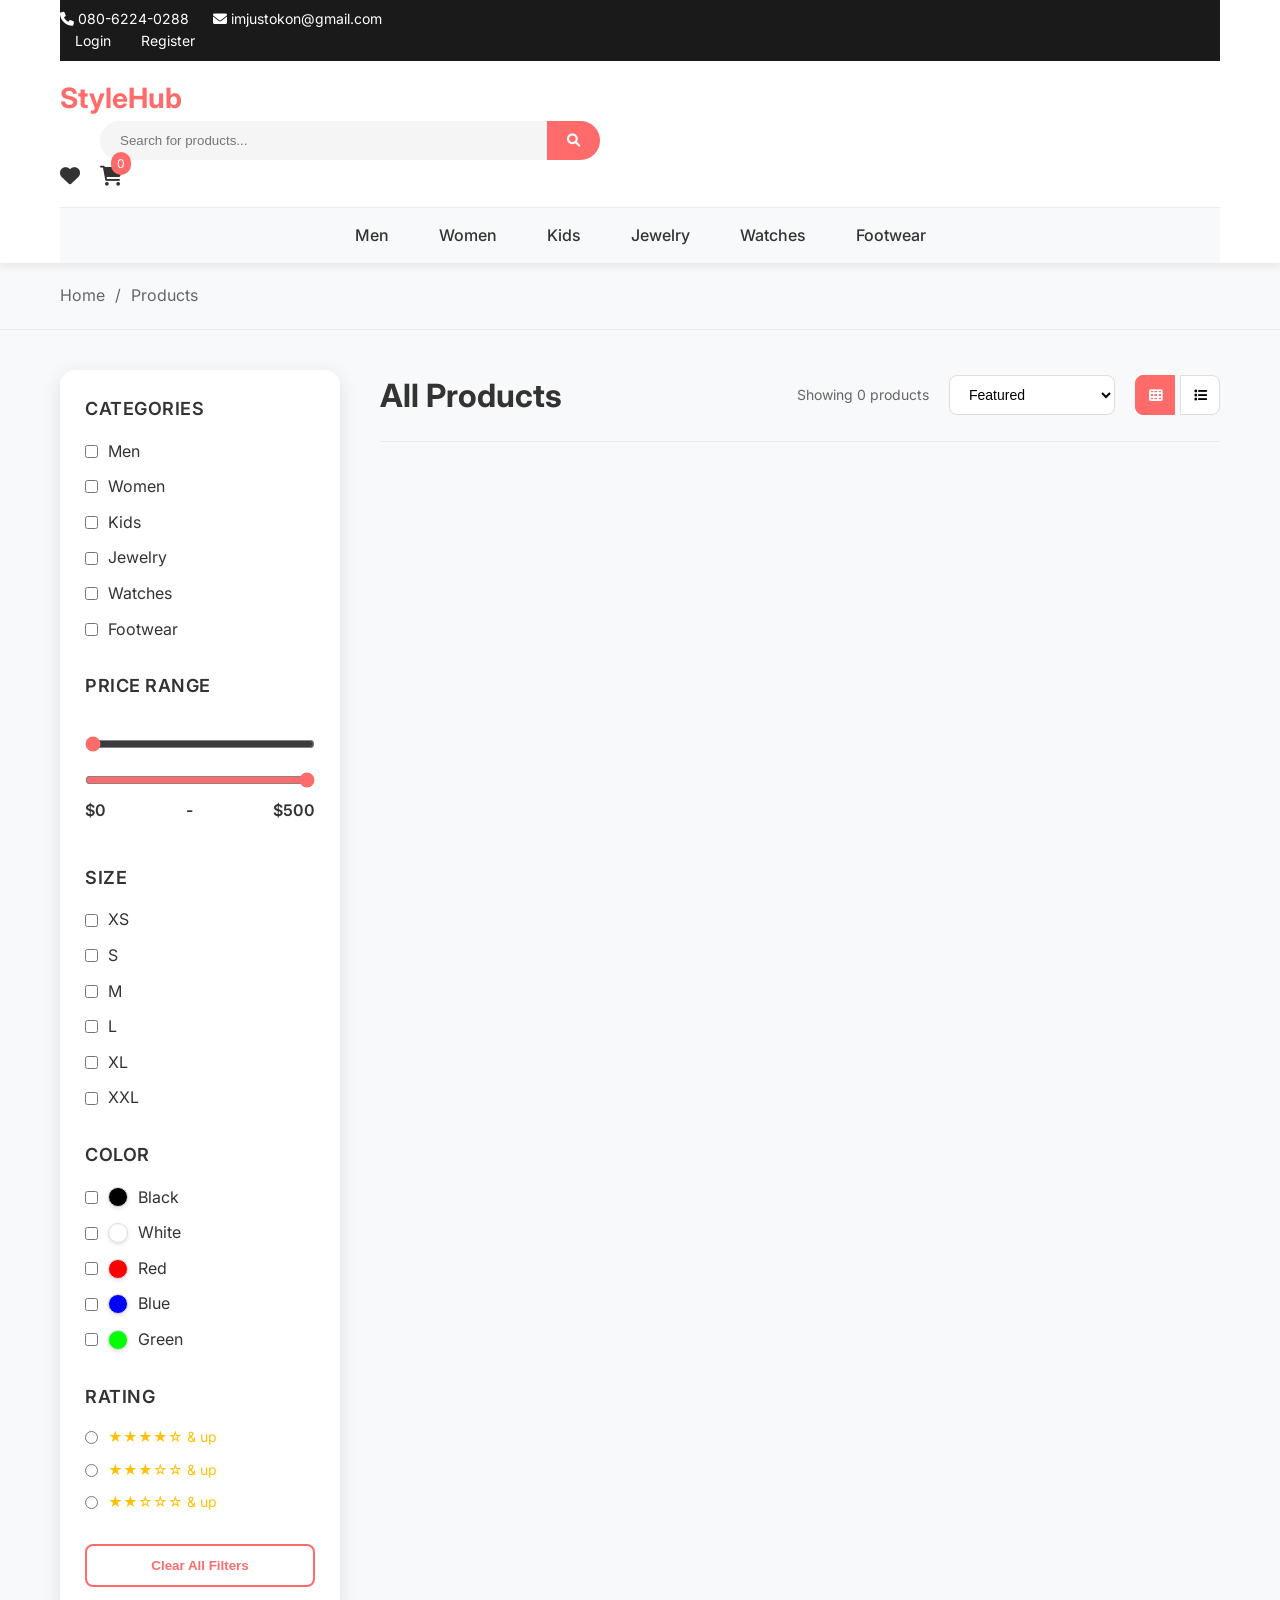
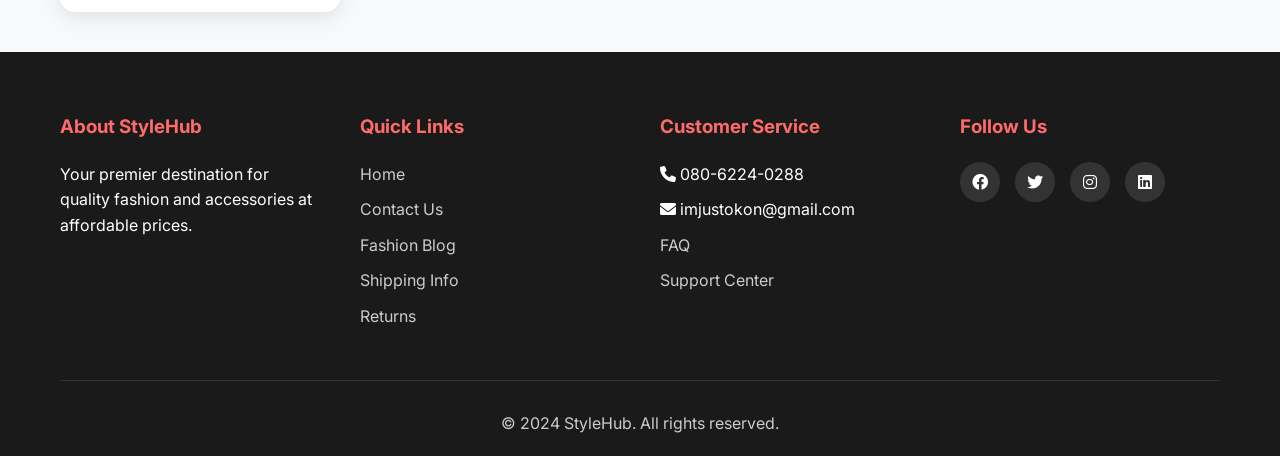
<file: products.html>
<!DOCTYPE html>
<html lang="en">
<head>
    <meta charset="UTF-8">
    <meta name="viewport" content="width=device-width, initial-scale=1.0">
    <meta name="description" content="Browse our extensive collection of fashion products including men's, women's, and kids' clothing, jewelry, watches, and footwear.">
    <meta name="keywords" content="fashion products, clothing, jewelry, watches, footwear, shopping">
    <title>Products - StyleHub Fashion Platform</title>
    <link rel="stylesheet" href="styles.css">
    <link rel="stylesheet" href="products.css">
    <link rel="preconnect" href="https://fonts.googleapis.com">
    <link rel="preconnect" href="https://fonts.gstatic.com" crossorigin>
    <link href="https://fonts.googleapis.com/css2?family=Inter:wght@300;400;500;600;700&display=swap" rel="stylesheet">
    <link rel="stylesheet" href="https://cdnjs.cloudflare.com/ajax/libs/font-awesome/6.0.0/css/all.min.css">
</head>
<body>
    <!-- Header Navigation (Same as homepage) -->
    <header class="header">
        <div class="container">
            <div class="nav-top">
                <div class="contact-info">
                    <span><i class="fas fa-phone"></i> 080-6224-0288</span>
                    <span><i class="fas fa-envelope"></i> imjustokon@gmail.com</span>
                </div>
                <div class="user-actions">
                    <a href="#login">Login</a>
                    <a href="#register">Register</a>
                </div>
            </div>
            <nav class="main-nav">
                <div class="logo">
                    <h1><a href="index.html" style="color: #ff6b6b; text-decoration: none;">StyleHub</a></h1>
                </div>
                <div class="search-bar">
                    <input type="text" placeholder="Search for products..." id="searchInput">
                    <button type="button" id="searchBtn"><i class="fas fa-search"></i></button>
                </div>
                <div class="nav-icons">
                    <a href="#wishlist" class="nav-icon"><i class="fas fa-heart"></i></a>
                    <a href="#cart" class="nav-icon"><i class="fas fa-shopping-cart"></i><span class="cart-count">0</span></a>
                </div>
            </nav>
            <div class="category-nav">
                <ul class="category-list">
                    <li><a href="products.html?category=men">Men</a></li>
                    <li><a href="products.html?category=women">Women</a></li>
                    <li><a href="products.html?category=kids">Kids</a></li>
                    <li><a href="products.html?category=jewelry">Jewelry</a></li>
                    <li><a href="products.html?category=watches">Watches</a></li>
                    <li><a href="products.html?category=footwear">Footwear</a></li>
                </ul>
            </div>
        </div>
    </header>

    <!-- Breadcrumb -->
    <section class="breadcrumb">
        <div class="container">
            <nav>
                <a href="index.html">Home</a>
                <span>/</span>
                <span id="breadcrumb-category">Products</span>
            </nav>
        </div>
    </section>

    <!-- Products Section -->
    <section class="products-section">
        <div class="container">
            <div class="products-layout">
                <!-- Sidebar Filters -->
                <aside class="filters-sidebar">
                    <div class="filter-section">
                        <h3>Categories</h3>
                        <ul class="category-filters">
                            <li>
                                <label>
                                    <input type="checkbox" value="men" class="category-filter">
                                    <span>Men</span>
                                </label>
                            </li>
                            <li>
                                <label>
                                    <input type="checkbox" value="women" class="category-filter">
                                    <span>Women</span>
                                </label>
                            </li>
                            <li>
                                <label>
                                    <input type="checkbox" value="kids" class="category-filter">
                                    <span>Kids</span>
                                </label>
                            </li>
                            <li>
                                <label>
                                    <input type="checkbox" value="jewelry" class="category-filter">
                                    <span>Jewelry</span>
                                </label>
                            </li>
                            <li>
                                <label>
                                    <input type="checkbox" value="watches" class="category-filter">
                                    <span>Watches</span>
                                </label>
                            </li>
                            <li>
                                <label>
                                    <input type="checkbox" value="footwear" class="category-filter">
                                    <span>Footwear</span>
                                </label>
                            </li>
                        </ul>
                    </div>

                    <div class="filter-section">
                        <h3>Price Range</h3>
                        <div class="price-filter">
                            <input type="range" id="minPrice" min="0" max="500" value="0" class="price-range">
                            <input type="range" id="maxPrice" min="0" max="500" value="500" class="price-range">
                            <div class="price-display">
                                <span>$<span id="minPriceDisplay">0</span></span>
                                <span>-</span>
                                <span>$<span id="maxPriceDisplay">500</span></span>
                            </div>
                        </div>
                    </div>

                    <div class="filter-section">
                        <h3>Size</h3>
                        <ul class="size-filters">
                            <li>
                                <label>
                                    <input type="checkbox" value="XS" class="size-filter">
                                    <span>XS</span>
                                </label>
                            </li>
                            <li>
                                <label>
                                    <input type="checkbox" value="S" class="size-filter">
                                    <span>S</span>
                                </label>
                            </li>
                            <li>
                                <label>
                                    <input type="checkbox" value="M" class="size-filter">
                                    <span>M</span>
                                </label>
                            </li>
                            <li>
                                <label>
                                    <input type="checkbox" value="L" class="size-filter">
                                    <span>L</span>
                                </label>
                            </li>
                            <li>
                                <label>
                                    <input type="checkbox" value="XL" class="size-filter">
                                    <span>XL</span>
                                </label>
                            </li>
                            <li>
                                <label>
                                    <input type="checkbox" value="XXL" class="size-filter">
                                    <span>XXL</span>
                                </label>
                            </li>
                        </ul>
                    </div>

                    <div class="filter-section">
                        <h3>Color</h3>
                        <ul class="color-filters">
                            <li>
                                <label>
                                    <input type="checkbox" value="black" class="color-filter">
                                    <span class="color-swatch" style="background: #000;"></span>
                                    <span>Black</span>
                                </label>
                            </li>
                            <li>
                                <label>
                                    <input type="checkbox" value="white" class="color-filter">
                                    <span class="color-swatch" style="background: #fff; border: 1px solid #ddd;"></span>
                                    <span>White</span>
                                </label>
                            </li>
                            <li>
                                <label>
                                    <input type="checkbox" value="red" class="color-filter">
                                    <span class="color-swatch" style="background: #ff0000;"></span>
                                    <span>Red</span>
                                </label>
                            </li>
                            <li>
                                <label>
                                    <input type="checkbox" value="blue" class="color-filter">
                                    <span class="color-swatch" style="background: #0000ff;"></span>
                                    <span>Blue</span>
                                </label>
                            </li>
                            <li>
                                <label>
                                    <input type="checkbox" value="green" class="color-filter">
                                    <span class="color-swatch" style="background: #00ff00;"></span>
                                    <span>Green</span>
                                </label>
                            </li>
                        </ul>
                    </div>

                    <div class="filter-section">
                        <h3>Rating</h3>
                        <ul class="rating-filters">
                            <li>
                                <label>
                                    <input type="radio" name="rating" value="4" class="rating-filter">
                                    <span class="stars">★★★★☆ & up</span>
                                </label>
                            </li>
                            <li>
                                <label>
                                    <input type="radio" name="rating" value="3" class="rating-filter">
                                    <span class="stars">★★★☆☆ & up</span>
                                </label>
                            </li>
                            <li>
                                <label>
                                    <input type="radio" name="rating" value="2" class="rating-filter">
                                    <span class="stars">★★☆☆☆ & up</span>
                                </label>
                            </li>
                        </ul>
                    </div>

                    <button class="clear-filters" onclick="clearAllFilters()">Clear All Filters</button>
                </aside>

                <!-- Main Content -->
                <main class="products-main">
                    <div class="products-header">
                        <h1 id="page-title">All Products</h1>
                        <div class="products-controls">
                            <div class="results-count">
                                <span id="results-count">Showing 0 products</span>
                            </div>
                            <div class="sort-dropdown">
                                <select id="sortSelect">
                                    <option value="featured">Featured</option>
                                    <option value="price-low">Price: Low to High</option>
                                    <option value="price-high">Price: High to Low</option>
                                    <option value="rating">Highest Rated</option>
                                    <option value="newest">Newest First</option>
                                </select>
                            </div>
                            <div class="view-toggle">
                                <button class="view-btn active" data-view="grid">
                                    <i class="fas fa-th"></i>
                                </button>
                                <button class="view-btn" data-view="list">
                                    <i class="fas fa-list"></i>
                                </button>
                            </div>
                        </div>
                    </div>

                    <div class="products-grid" id="productsGrid">
                        <!-- Products will be dynamically loaded here -->
                    </div>

                    <div class="pagination" id="pagination">
                        <!-- Pagination will be dynamically loaded here -->
                    </div>
                </main>
            </div>
        </div>
    </section>

    <!-- Footer (Same as homepage) -->
    <footer class="footer">
        <div class="container">
            <div class="footer-grid">
                <div class="footer-section">
                    <h3>About StyleHub</h3>
                    <p>Your premier destination for quality fashion and accessories at affordable prices.</p>
                </div>
                <div class="footer-section">
                    <h3>Quick Links</h3>
                    <ul>
                        <li><a href="index.html">Home</a></li>
                        <li><a href="contact.html">Contact Us</a></li>
                        <li><a href="blog.html">Fashion Blog</a></li>
                        <li><a href="#shipping">Shipping Info</a></li>
                        <li><a href="#returns">Returns</a></li>
                    </ul>
                </div>
                <div class="footer-section">
                    <h3>Customer Service</h3>
                    <ul>
                        <li><i class="fas fa-phone"></i> 080-6224-0288</li>
                        <li><i class="fas fa-envelope"></i> imjustokon@gmail.com</li>
                        <li><a href="#faq">FAQ</a></li>
                        <li><a href="#support">Support Center</a></li>
                    </ul>
                </div>
                <div class="footer-section">
                    <h3>Follow Us</h3>
                    <div class="social-links">
                        <a href="#facebook"><i class="fab fa-facebook"></i></a>
                        <a href="#twitter"><i class="fab fa-twitter"></i></a>
                        <a href="#instagram"><i class="fab fa-instagram"></i></a>
                        <a href="#linkedin"><i class="fab fa-linkedin"></i></a>
                    </div>
                </div>
            </div>
            <div class="footer-bottom">
                <p>&copy; 2024 StyleHub. All rights reserved.</p>
            </div>
        </div>
    </footer>

    <script src="script.js"></script>
    <script src="products.js"></script>
</body>
</html>
</file>
<file: styles.css>
/* Reset and Base Styles */
* {
    margin: 0;
    padding: 0;
    box-sizing: border-box;
}

body {
    font-family: 'Inter', sans-serif;
    line-height: 1.6;
    color: #333;
    background-color: #f8f9fa;
}

.container {
    max-width: 1200px;
    margin: 0 auto;
    padding: 0 20px;
}

/* Header Styles */
.header {
    background: #fff;
    box-shadow: 0 2px 10px rgba(0,0,0,0.1);
    position: sticky;
    top: 0;
    z-index: 1000;
}

.nav-top {
    background: #1a1a1a;
    color: #fff;
    padding: 8px 0;
    font-size: 14px;
}

.nav-top .container {
    display: flex;
    justify-content: space-between;
    align-items: center;
}

.contact-info span {
    margin-right: 20px;
}

.user-actions a {
    color: #fff;
    text-decoration: none;
    margin-left: 15px;
    transition: color 0.3s;
}

.user-actions a:hover {
    color: #ff6b6b;
}

.main-nav {
    padding: 15px 0;
}

.main-nav .container {
    display: flex;
    align-items: center;
    justify-content: space-between;
}

.logo h1 {
    color: #ff6b6b;
    font-size: 28px;
    font-weight: 700;
}

.search-bar {
    flex: 1;
    max-width: 500px;
    margin: 0 40px;
    display: flex;
    background: #f5f5f5;
    border-radius: 25px;
    overflow: hidden;
}

.search-bar input {
    flex: 1;
    border: none;
    padding: 12px 20px;
    background: transparent;
    outline: none;
}

.search-bar button {
    background: #ff6b6b;
    color: #fff;
    border: none;
    padding: 12px 20px;
    cursor: pointer;
    transition: background 0.3s;
}

.search-bar button:hover {
    background: #ff5252;
}

.nav-icons {
    display: flex;
    gap: 20px;
}

.nav-icon {
    color: #333;
    font-size: 20px;
    position: relative;
    transition: color 0.3s;
}

.nav-icon:hover {
    color: #ff6b6b;
}

.cart-count {
    position: absolute;
    top: -8px;
    right: -8px;
    background: #ff6b6b;
    color: #fff;
    font-size: 12px;
    padding: 2px 6px;
    border-radius: 10px;
    min-width: 18px;
    text-align: center;
}

.category-nav {
    background: #f8f9fa;
    border-top: 1px solid #e9ecef;
}

.category-list {
    display: flex;
    list-style: none;
    justify-content: center;
}

.category-list li {
    margin: 0 15px;
}

.category-list a {
    display: block;
    padding: 15px 10px;
    color: #333;
    text-decoration: none;
    font-weight: 500;
    transition: color 0.3s;
    position: relative;
}

.category-list a:hover {
    color: #ff6b6b;
}

.category-list a::after {
    content: '';
    position: absolute;
    bottom: 0;
    left: 0;
    width: 0;
    height: 3px;
    background: #ff6b6b;
    transition: width 0.3s;
}

.category-list a:hover::after {
    width: 100%;
}

/* Hero Section */
.hero {
    position: relative;
    height: 600px;
    overflow: hidden;
}

.hero-slider {
    position: relative;
    height: 100%;
}

.hero-slide {
    position: absolute;
    top: 0;
    left: 0;
    width: 100%;
    height: 100%;
    display: flex;
    opacity: 0;
    transition: opacity 1s ease-in-out;
}

.hero-slide.active {
    opacity: 1;
}

.hero-content {
    flex: 1;
    display: flex;
    flex-direction: column;
    justify-content: center;
    padding: 60px;
    background: linear-gradient(135deg, #ff6b6b 0%, #ff8e53 100%);
    color: #fff;
}

.hero-content h2 {
    font-size: 48px;
    font-weight: 700;
    margin-bottom: 20px;
    line-height: 1.2;
}

.hero-content p {
    font-size: 20px;
    margin-bottom: 30px;
    opacity: 0.9;
}

.cta-button {
    background: #fff;
    color: #ff6b6b;
    border: none;
    padding: 15px 40px;
    font-size: 16px;
    font-weight: 600;
    border-radius: 25px;
    cursor: pointer;
    transition: transform 0.3s, box-shadow 0.3s;
    align-self: flex-start;
}

.cta-button:hover {
    transform: translateY(-2px);
    box-shadow: 0 10px 25px rgba(0,0,0,0.2);
}

.hero-image {
    flex: 1;
    height: 100%;
}

.hero-image img {
    width: 100%;
    height: 100%;
    object-fit: cover;
}

.hero-indicators {
    position: absolute;
    bottom: 30px;
    left: 50%;
    transform: translateX(-50%);
    display: flex;
    gap: 10px;
}

.indicator {
    width: 12px;
    height: 12px;
    border-radius: 50%;
    background: rgba(255,255,255,0.5);
    cursor: pointer;
    transition: background 0.3s;
}

.indicator.active {
    background: #fff;
}

/* Featured Categories */
.featured-categories {
    padding: 80px 0;
    background: #fff;
}

.featured-categories h2 {
    text-align: center;
    font-size: 36px;
    margin-bottom: 50px;
    color: #333;
}

.category-grid {
    display: grid;
    grid-template-columns: repeat(auto-fit, minmax(300px, 1fr));
    gap: 30px;
}

.category-card {
    background: #fff;
    border-radius: 15px;
    overflow: hidden;
    box-shadow: 0 5px 20px rgba(0,0,0,0.1);
    transition: transform 0.3s, box-shadow 0.3s;
    cursor: pointer;
}

.category-card:hover {
    transform: translateY(-10px);
    box-shadow: 0 15px 40px rgba(0,0,0,0.15);
}

.category-card img {
    width: 100%;
    height: 200px;
    object-fit: cover;
}

.category-card h3 {
    padding: 20px 20px 10px;
    font-size: 24px;
    color: #333;
}

.category-card p {
    padding: 0 20px 20px;
    color: #666;
    font-size: 14px;
}

/* Featured Products */
.featured-products {
    padding: 80px 0;
    background: #f8f9fa;
}

.featured-products h2 {
    text-align: center;
    font-size: 36px;
    margin-bottom: 50px;
    color: #333;
}

.product-grid {
    display: grid;
    grid-template-columns: repeat(auto-fit, minmax(280px, 1fr));
    gap: 30px;
}

.product-card {
    background: #fff;
    border-radius: 15px;
    overflow: hidden;
    box-shadow: 0 5px 20px rgba(0,0,0,0.1);
    transition: transform 0.3s, box-shadow 0.3s;
}

.product-card:hover {
    transform: translateY(-5px);
    box-shadow: 0 15px 40px rgba(0,0,0,0.15);
}

.product-image {
    position: relative;
    height: 250px;
    overflow: hidden;
}

.product-image img {
    width: 100%;
    height: 100%;
    object-fit: cover;
    transition: transform 0.3s;
}

.product-card:hover .product-image img {
    transform: scale(1.1);
}

.product-badge {
    position: absolute;
    top: 10px;
    right: 10px;
    background: #ff6b6b;
    color: #fff;
    padding: 5px 10px;
    border-radius: 20px;
    font-size: 12px;
    font-weight: 600;
}

.product-actions {
    position: absolute;
    top: 10px;
    left: 10px;
    display: flex;
    flex-direction: column;
    gap: 10px;
    opacity: 0;
    transition: opacity 0.3s;
}

.product-card:hover .product-actions {
    opacity: 1;
}

.action-btn {
    background: #fff;
    border: none;
    width: 40px;
    height: 40px;
    border-radius: 50%;
    display: flex;
    align-items: center;
    justify-content: center;
    cursor: pointer;
    transition: background 0.3s;
    box-shadow: 0 2px 10px rgba(0,0,0,0.1);
}

.action-btn:hover {
    background: #ff6b6b;
    color: #fff;
}

.product-info {
    padding: 20px;
}

.product-title {
    font-size: 16px;
    font-weight: 600;
    margin-bottom: 10px;
    color: #333;
}

.product-price {
    display: flex;
    align-items: center;
    gap: 10px;
    margin-bottom: 15px;
}

.current-price {
    font-size: 20px;
    font-weight: 700;
    color: #ff6b6b;
}

.original-price {
    font-size: 16px;
    color: #999;
    text-decoration: line-through;
}

/* User Profile & Authentication */
.user-actions {
    display: flex;
    align-items: center;
    gap: 15px;
}

.user-profile {
    position: relative;
    display: flex;
    align-items: center;
    gap: 8px;
    cursor: pointer;
    padding: 8px 12px;
    border-radius: 20px;
    background: rgba(255, 107, 107, 0.1);
    transition: all 0.3s ease;
}

.user-profile:hover {
    background: rgba(255, 107, 107, 0.2);
}

.user-avatar {
    width: 32px;
    height: 32px;
    border-radius: 50%;
    object-fit: cover;
    border: 2px solid #ff6b6b;
}

.user-display {
    font-size: 14px;
    font-weight: 500;
    color: #333;
}

.user-dropdown {
    position: absolute;
    top: 100%;
    right: 0;
    background: white;
    border-radius: 8px;
    box-shadow: 0 4px 20px rgba(0,0,0,0.15);
    min-width: 180px;
    opacity: 0;
    visibility: hidden;
    transform: translateY(-10px);
    transition: all 0.3s ease;
    z-index: 1000;
    margin-top: 5px;
}

.user-profile:hover .user-dropdown {
    opacity: 1;
    visibility: visible;
    transform: translateY(0);
}

.user-dropdown a {
    display: block;
    padding: 12px 16px;
    color: #333;
    text-decoration: none;
    font-size: 14px;
    transition: background 0.3s ease;
    border-bottom: 1px solid #f8f9fa;
}

.user-dropdown a:first-child {
    border-radius: 8px 8px 0 0;
}

.user-dropdown a:last-child {
    border-radius: 0 0 8px 8px;
    border-bottom: none;
}

.user-dropdown a:hover {
    background: #f8f9fa;
    color: #ff6b6b;
}

.auth-buttons {
    display: flex;
    gap: 10px;
}

.login-btn,
.register-btn {
    padding: 8px 16px;
    border-radius: 20px;
    text-decoration: none;
    font-size: 14px;
    font-weight: 500;
    transition: all 0.3s ease;
}

.login-btn {
    background: transparent;
    color: #ff6b6b;
    border: 2px solid #ff6b6b;
}

.login-btn:hover {
    background: #ff6b6b;
    color: white;
}

.register-btn {
    background: linear-gradient(135deg, #ff6b6b 0%, #ff8e53 100%);
    color: white;
    border: none;
}

.register-btn:hover {
    transform: translateY(-1px);
    box-shadow: 0 3px 10px rgba(255, 107, 107, 0.3);
}

/* Nigerian Flag and Currency Display */
.nigerian-flag {
    font-size: 24px;
    margin-right: 10px;
    vertical-align: middle;
}

.currency-display {
    background: #008751;
    color: white;
    padding: 5px 12px;
    border-radius: 20px;
    font-weight: 600;
    font-size: 14px;
    box-shadow: 0 2px 8px rgba(0, 135, 81, 0.3);
}

/* Nigerian Theme Colors */
.product-badge.traditional,
.product-badge.ankara,
.product-badge.cultural {
    background: linear-gradient(135deg, #008751 0%, #00A652 100%);
}

.product-badge.handmade,
.product-badge.local {
    background: linear-gradient(135deg, #FF6B6B 0%, #FF8E53 100%);
}

/* Enhanced Product Image Styles */
.color-options {
    position: absolute;
    bottom: 10px;
    left: 10px;
    display: flex;
    gap: 5px;
    opacity: 0;
    transition: opacity 0.3s ease;
}

.product-card:hover .color-options {
    opacity: 1;
}

.color-swatch {
    width: 20px;
    height: 20px;
    border-radius: 50%;
    border: 2px solid #fff;
    box-shadow: 0 2px 4px rgba(0,0,0,0.1);
    cursor: pointer;
    transition: transform 0.2s ease;
}

.color-swatch:hover {
    transform: scale(1.2);
}

/* Product Meta Information */
.product-meta {
    display: flex;
    justify-content: space-between;
    align-items: center;
    margin-bottom: 15px;
    font-size: 12px;
    color: #666;
}

.material {
    background: #f8f9fa;
    padding: 4px 8px;
    border-radius: 12px;
    font-weight: 500;
}

.sizes {
    color: #999;
}

/* Gallery Modal Styles */
.gallery-modal {
    position: fixed;
    top: 0;
    left: 0;
    width: 100%;
    height: 100%;
    background: rgba(0,0,0,0.9);
    display: none;
    align-items: center;
    justify-content: center;
    z-index: 10000;
}

.gallery-modal .modal-content {
    background: white;
    border-radius: 15px;
    max-width: 1200px;
    width: 90%;
    max-height: 90vh;
    overflow-y: auto;
    position: relative;
}

.gallery-container {
    display: grid;
    grid-template-columns: 2fr 1fr;
    gap: 30px;
    padding: 30px;
}

.main-image {
    position: sticky;
    top: 30px;
}

.main-image img {
    width: 100%;
    border-radius: 10px;
    box-shadow: 0 10px 30px rgba(0,0,0,0.1);
}

.gallery-thumbnails {
    display: grid;
    grid-template-columns: repeat(3, 1fr);
    gap: 10px;
    margin-bottom: 20px;
}

.thumbnail {
    width: 100%;
    height: 80px;
    object-fit: cover;
    border-radius: 8px;
    cursor: pointer;
    transition: all 0.3s ease;
    border: 3px solid transparent;
}

.thumbnail:hover {
    transform: scale(1.05);
}

.thumbnail.active {
    border-color: #ff6b6b;
    box-shadow: 0 0 0 2px rgba(255, 107, 107, 0.3);
}

.gallery-info {
    padding: 20px 0;
}

.gallery-info h2 {
    font-size: 24px;
    margin-bottom: 20px;
    color: #333;
}

.gallery-price {
    display: flex;
    align-items: center;
    gap: 15px;
    margin-bottom: 20px;
}

.gallery-price .current-price {
    font-size: 28px;
    font-weight: 700;
    color: #ff6b6b;
}

.gallery-price .original-price {
    font-size: 18px;
    color: #999;
    text-decoration: line-through;
}

.gallery-colors h4 {
    font-size: 16px;
    margin-bottom: 10px;
    color: #333;
}

.color-list {
    display: flex;
    gap: 8px;
    margin-bottom: 20px;
}

.color-list .color-swatch {
    width: 30px;
    height: 30px;
    border-radius: 50%;
    border: 3px solid #fff;
    box-shadow: 0 2px 8px rgba(0,0,0,0.15);
}

.gallery-details {
    margin-bottom: 25px;
}

.gallery-details p {
    margin-bottom: 8px;
    color: #666;
    line-height: 1.6;
}

.gallery-details strong {
    color: #333;
    min-width: 80px;
    display: inline-block;
}

.gallery-actions {
    display: flex;
    gap: 15px;
}

.gallery-actions .add-to-cart {
    flex: 1;
    background: #ff6b6b;
    color: white;
    border: none;
    padding: 15px 20px;
    border-radius: 8px;
    font-weight: 600;
    cursor: pointer;
    transition: background 0.3s;
}

.gallery-actions .add-to-cart:hover {
    background: #ff5252;
}

.wishlist-btn {
    background: transparent;
    color: #ff6b6b;
    border: 2px solid #ff6b6b;
    padding: 15px 20px;
    border-radius: 8px;
    font-weight: 600;
    cursor: pointer;
    transition: all 0.3s;
    display: flex;
    align-items: center;
    gap: 8px;
}

.wishlist-btn:hover {
    background: #ff6b6b;
    color: white;
}

/* Responsive Gallery */
@media (max-width: 768px) {
    .gallery-container {
        grid-template-columns: 1fr;
        gap: 20px;
    }
    
    .main-image {
        position: static;
    }
    
    .gallery-thumbnails {
        grid-template-columns: repeat(4, 1fr);
    }
    
    .gallery-actions {
        flex-direction: column;
    }
}

/* Image Loading Animation */
@keyframes imageLoad {
    0% { opacity: 0; }
    100% { opacity: 1; }
}

.product-image img {
    animation: imageLoad 0.5s ease;
}

/* Zoom Effect */
.product-image {
    cursor: zoom-in;
}

.product-image:hover::after {
    content: '+';
    position: absolute;
    top: 50%;
    left: 50%;
    transform: translate(-50%, -50%);
    background: rgba(255, 107, 107, 0.9);
    color: white;
    width: 40px;
    height: 40px;
    border-radius: 50%;
    display: flex;
    align-items: center;
    justify-content: center;
    font-size: 20px;
    font-weight: bold;
    opacity: 0;
    transition: opacity 0.3s ease;
}

.product-image:hover::after {
    opacity: 1;
}

.product-rating {
    display: flex;
    align-items: center;
    gap: 5px;
    margin-bottom: 15px;
}

.stars {
    color: #ffc107;
}

.rating-count {
    color: #666;
    font-size: 14px;
}

.add-to-cart {
    width: 100%;
    background: #ff6b6b;
    color: #fff;
    border: none;
    padding: 12px;
    border-radius: 8px;
    font-weight: 600;
    cursor: pointer;
    transition: background 0.3s;
}

.add-to-cart:hover {
    background: #ff5252;
}

/* Newsletter */
.newsletter {
    padding: 80px 0;
    background: linear-gradient(135deg, #ff6b6b 0%, #ff8e53 100%);
    color: #fff;
    text-align: center;
}

.newsletter h2 {
    font-size: 36px;
    margin-bottom: 20px;
}

.newsletter p {
    font-size: 18px;
    margin-bottom: 40px;
    opacity: 0.9;
}

.newsletter-form {
    display: flex;
    justify-content: center;
    gap: 15px;
    max-width: 500px;
    margin: 0 auto;
}

.newsletter-form input {
    flex: 1;
    padding: 15px 20px;
    border: none;
    border-radius: 25px;
    font-size: 16px;
}

.newsletter-form button {
    background: #fff;
    color: #ff6b6b;
    border: none;
    padding: 15px 30px;
    border-radius: 25px;
    font-weight: 600;
    cursor: pointer;
    transition: transform 0.3s;
}

.newsletter-form button:hover {
    transform: translateY(-2px);
}

/* Footer */
.footer {
    background: #1a1a1a;
    color: #fff;
    padding: 60px 0 20px;
}

.footer-grid {
    display: grid;
    grid-template-columns: repeat(auto-fit, minmax(250px, 1fr));
    gap: 40px;
    margin-bottom: 40px;
}

.footer-section h3 {
    margin-bottom: 20px;
    color: #ff6b6b;
}

.footer-section ul {
    list-style: none;
}

.footer-section ul li {
    margin-bottom: 10px;
}

.footer-section a {
    color: #ccc;
    text-decoration: none;
    transition: color 0.3s;
}

.footer-section a:hover {
    color: #ff6b6b;
}

.ceo-info {
    display: flex;
    align-items: center;
    gap: 15px;
    margin-top: 20px;
}

.ceo-photo {
    width: 60px;
    height: 60px;
    border-radius: 50%;
    object-fit: cover;
}

.social-links {
    display: flex;
    gap: 15px;
}

.social-links a {
    width: 40px;
    height: 40px;
    background: #333;
    border-radius: 50%;
    display: flex;
    align-items: center;
    justify-content: center;
    color: #fff;
    transition: background 0.3s;
}

.social-links a:hover {
    background: #ff6b6b;
}

.footer-bottom {
    text-align: center;
    padding-top: 30px;
    border-top: 1px solid #333;
    color: #ccc;
}

/* Responsive Design */
@media (max-width: 768px) {
    .nav-top {
        display: none;
    }
    
    .main-nav .container {
        flex-direction: column;
        gap: 20px;
    }
    
    .search-bar {
        margin: 0;
        max-width: 100%;
    }
    
    .category-list {
        flex-wrap: wrap;
    }
    
    .category-list li {
        margin: 0 10px;
    }
    
    .hero {
        height: 500px;
    }
    
    .hero-slide {
        flex-direction: column;
    }
    
    .hero-content {
        padding: 40px 30px;
        text-align: center;
    }
    
    .hero-content h2 {
        font-size: 32px;
    }
    
    .hero-image {
        height: 250px;
    }
    
    .featured-categories,
    .featured-products,
    .newsletter {
        padding: 60px 0;
    }
    
    .newsletter-form {
        flex-direction: column;
    }
    
    .footer-grid {
        grid-template-columns: 1fr;
        text-align: center;
    }
    
    .social-links {
        justify-content: center;
    }
    
    .ceo-info {
        flex-direction: column;
        text-align: center;
    }
}

@media (max-width: 480px) {
    .container {
        padding: 0 15px;
    }
    
    .hero-content h2 {
        font-size: 24px;
    }
    
    .hero-content p {
        font-size: 16px;
    }
    
    .category-grid,
    .product-grid {
        grid-template-columns: 1fr;
    }
    
    .newsletter h2 {
        font-size: 28px;
    }
}
</file>
<file: cart.css>
/* Cart Section */
.cart-section {
    padding: 40px 0;
    background: #f8f9fa;
    min-height: 60vh;
}

.cart-layout {
    display: grid;
    grid-template-columns: 1fr 380px;
    gap: 40px;
}

/* Cart Items */
.cart-items {
    background: #fff;
    border-radius: 15px;
    padding: 30px;
    box-shadow: 0 5px 20px rgba(0,0,0,0.1);
}

.cart-items h1 {
    font-size: 32px;
    margin-bottom: 30px;
    color: #333;
}

.cart-item {
    display: grid;
    grid-template-columns: 120px 1fr auto;
    gap: 20px;
    padding: 20px 0;
    border-bottom: 1px solid #e9ecef;
    align-items: center;
}

.cart-item:last-child {
    border-bottom: none;
}

.cart-item-image {
    width: 120px;
    height: 120px;
    border-radius: 10px;
    overflow: hidden;
}

.cart-item-image img {
    width: 100%;
    height: 100%;
    object-fit: cover;
}

.cart-item-details {
    flex: 1;
}

.cart-item-name {
    font-size: 18px;
    font-weight: 600;
    margin-bottom: 10px;
    color: #333;
}

.cart-item-variant {
    color: #666;
    font-size: 14px;
    margin-bottom: 15px;
}

.cart-item-price {
    display: flex;
    align-items: center;
    gap: 10px;
    margin-bottom: 15px;
}

.item-current-price {
    font-size: 20px;
    font-weight: 700;
    color: #ff6b6b;
}

.item-original-price {
    font-size: 16px;
    color: #999;
    text-decoration: line-through;
}

.cart-item-controls {
    display: flex;
    align-items: center;
    gap: 10px;
}

.quantity-control {
    display: flex;
    align-items: center;
    border: 1px solid #ddd;
    border-radius: 8px;
    overflow: hidden;
}

.quantity-btn {
    background: #f8f9fa;
    border: none;
    width: 35px;
    height: 35px;
    cursor: pointer;
    display: flex;
    align-items: center;
    justify-content: center;
    transition: background 0.3s;
}

.quantity-btn:hover {
    background: #e9ecef;
}

.quantity-input {
    width: 50px;
    height: 35px;
    border: none;
    text-align: center;
    font-weight: 600;
    background: #fff;
}

.remove-item {
    background: transparent;
    color: #dc3545;
    border: none;
    padding: 8px 12px;
    border-radius: 6px;
    cursor: pointer;
    transition: all 0.3s;
    font-size: 14px;
}

.remove-item:hover {
    background: #dc3545;
    color: white;
}

.cart-item-actions {
    display: flex;
    flex-direction: column;
    align-items: flex-end;
    gap: 10px;
}

.item-total {
    font-size: 18px;
    font-weight: 700;
    color: #333;
}

/* Empty Cart */
.empty-cart {
    text-align: center;
    padding: 60px 20px;
}

.empty-cart i {
    font-size: 80px;
    color: #ccc;
    margin-bottom: 20px;
}

.empty-cart h2 {
    font-size: 24px;
    color: #333;
    margin-bottom: 10px;
}

.empty-cart p {
    color: #666;
    margin-bottom: 30px;
}

.empty-cart .shop-now-btn {
    background: #ff6b6b;
    color: white;
    border: none;
    padding: 15px 30px;
    border-radius: 8px;
    font-weight: 600;
    cursor: pointer;
    transition: background 0.3s;
    text-decoration: none;
    display: inline-block;
}

.empty-cart .shop-now-btn:hover {
    background: #ff5252;
}

/* Order Summary */
.order-summary {
    background: #fff;
    border-radius: 15px;
    padding: 30px;
    box-shadow: 0 5px 20px rgba(0,0,0,0.1);
    height: fit-content;
    position: sticky;
    top: 100px;
}

.summary-content h3 {
    font-size: 20px;
    margin-bottom: 20px;
    color: #333;
}

.summary-row {
    display: flex;
    justify-content: space-between;
    align-items: center;
    margin-bottom: 15px;
    color: #666;
}

.summary-row.total {
    font-size: 20px;
    font-weight: 700;
    color: #333;
    margin-top: 15px;
}

.summary-divider {
    height: 1px;
    background: #e9ecef;
    margin: 15px 0;
}

/* Promo Code */
.promo-code {
    display: flex;
    gap: 10px;
    margin: 20px 0;
}

.promo-code input {
    flex: 1;
    padding: 12px 15px;
    border: 1px solid #ddd;
    border-radius: 8px;
    font-size: 14px;
}

.promo-code button {
    background: #333;
    color: white;
    border: none;
    padding: 12px 20px;
    border-radius: 8px;
    cursor: pointer;
    font-weight: 600;
    transition: background 0.3s;
}

.promo-code button:hover {
    background: #555;
}

/* Checkout Button */
.checkout-btn {
    width: 100%;
    background: #ff6b6b;
    color: white;
    border: none;
    padding: 15px;
    border-radius: 8px;
    font-size: 16px;
    font-weight: 700;
    cursor: pointer;
    transition: background 0.3s;
    margin-top: 20px;
}

.checkout-btn:hover {
    background: #ff5252;
}

/* Security Badge */
.security-badge {
    display: flex;
    align-items: center;
    justify-content: center;
    gap: 8px;
    margin-top: 20px;
    color: #666;
    font-size: 14px;
}

.security-badge i {
    color: #28a745;
}

/* Continue Shopping */
.continue-shopping {
    margin-top: 30px;
    text-align: center;
}

.continue-btn {
    display: inline-flex;
    align-items: center;
    gap: 8px;
    color: #666;
    text-decoration: none;
    font-weight: 600;
    transition: color 0.3s;
}

.continue-btn:hover {
    color: #ff6b6b;
}

/* Related Products */
.related-products {
    padding: 60px 0;
    background: #fff;
}

.related-products h2 {
    text-align: center;
    font-size: 32px;
    margin-bottom: 40px;
    color: #333;
}

.related-products .products-grid {
    display: grid;
    grid-template-columns: repeat(auto-fit, minmax(250px, 1fr));
    gap: 30px;
}

/* Mobile Responsive */
@media (max-width: 1024px) {
    .cart-layout {
        grid-template-columns: 1fr 320px;
        gap: 30px;
    }
}

@media (max-width: 768px) {
    .cart-section {
        padding: 20px 0;
    }
    
    .cart-layout {
        grid-template-columns: 1fr;
        gap: 20px;
    }
    
    .cart-items {
        padding: 20px;
    }
    
    .cart-item {
        grid-template-columns: 80px 1fr;
        gap: 15px;
    }
    
    .cart-item-image {
        width: 80px;
        height: 80px;
    }
    
    .cart-item-actions {
        grid-column: 1 / -1;
        flex-direction: row;
        justify-content: space-between;
        align-items: center;
        margin-top: 10px;
    }
    
    .cart-item-controls {
        order: 1;
    }
    
    .item-total {
        order: 2;
        font-size: 16px;
    }
    
    .remove-item {
        order: 3;
    }
    
    .order-summary.desktop {
        display: none;
    }
    
    .order-summary.mobile {
        display: block;
        background: #fff;
        border-radius: 15px;
        padding: 20px;
        box-shadow: 0 5px 20px rgba(0,0,0,0.1);
        margin-top: 20px;
    }
    
    .order-summary.mobile .summary-content {
        padding: 0;
    }
    
    .order-summary.mobile .promo-code {
        flex-direction: column;
    }
    
    .checkout-btn.mobile {
        margin-top: 15px;
    }
}

@media (max-width: 480px) {
    .cart-items h1 {
        font-size: 24px;
    }
    
    .cart-item-name {
        font-size: 16px;
    }
    
    .quantity-control {
        flex-direction: column;
        width: 80px;
    }
    
    .quantity-input {
        width: 100%;
        height: 30px;
    }
    
    .quantity-btn {
        width: 100%;
        height: 30px;
    }
    
    .related-products .products-grid {
        grid-template-columns: 1fr;
    }
}

/* Loading State */
.loading {
    text-align: center;
    padding: 40px;
}

.loading-spinner {
    width: 40px;
    height: 40px;
    border: 4px solid #f3f3f3;
    border-top: 4px solid #ff6b6b;
    border-radius: 50%;
    animation: spin 1s linear infinite;
    margin: 0 auto 20px;
}

@keyframes spin {
    0% { transform: rotate(0deg); }
    100% { transform: rotate(360deg); }
}

/* Cart Item Animation */
.cart-item {
    animation: slideIn 0.3s ease;
}

@keyframes slideIn {
    from {
        opacity: 0;
        transform: translateX(-20px);
    }
    to {
        opacity: 1;
        transform: translateX(0);
    }
}

/* Remove Animation */
.cart-item.removing {
    animation: slideOut 0.3s ease forwards;
}

@keyframes slideOut {
    to {
        opacity: 0;
        transform: translateX(100%);
    }
}

/* Success Message */
.success-message {
    background: #d4edda;
    color: #155724;
    padding: 15px;
    border-radius: 8px;
    margin-bottom: 20px;
    border: 1px solid #c3e6cb;
    display: flex;
    align-items: center;
    gap: 10px;
}

.success-message i {
    color: #28a745;
}

/* Error Message */
.error-message {
    background: #f8d7da;
    color: #721c24;
    padding: 15px;
    border-radius: 8px;
    margin-bottom: 20px;
    border: 1px solid #f5c6cb;
    display: flex;
    align-items: center;
    gap: 10px;
}

.error-message i {
    color: #dc3545;
}

/* Mobile Order Summary */
.order-summary.mobile {
    display: none;
}

.order-summary.mobile .summary-content h3 {
    font-size: 18px;
    margin-bottom: 15px;
}

.order-summary.mobile .summary-row {
    font-size: 14px;
    margin-bottom: 10px;
}

.order-summary.mobile .summary-row.total {
    font-size: 18px;
}
</file>
<file: checkout.css>
/* Checkout Progress */
.checkout-progress {
    background: #f8f9fa;
    padding: 30px 0;
    border-bottom: 1px solid #e9ecef;
}

.progress-steps {
    display: flex;
    justify-content: center;
    align-items: center;
    max-width: 600px;
    margin: 0 auto;
}

.step {
    display: flex;
    flex-direction: column;
    align-items: center;
    flex: 1;
    position: relative;
}

.step:not(:last-child)::after {
    content: '';
    position: absolute;
    top: 20px;
    right: -50%;
    width: 100%;
    height: 2px;
    background: #e9ecef;
    z-index: 1;
}

.step.completed:not(:last-child)::after {
    background: #28a745;
}

.step-number {
    width: 40px;
    height: 40px;
    border-radius: 50%;
    background: #e9ecef;
    color: #666;
    display: flex;
    align-items: center;
    justify-content: center;
    font-weight: 600;
    margin-bottom: 8px;
    position: relative;
    z-index: 2;
    transition: all 0.3s;
}

.step.completed .step-number {
    background: #28a745;
    color: white;
}

.step.active .step-number {
    background: #ff6b6b;
    color: white;
    box-shadow: 0 0 0 4px rgba(255, 107, 107, 0.2);
}

.step span {
    font-size: 14px;
    color: #666;
    text-align: center;
}

.step.active span {
    color: #ff6b6b;
    font-weight: 600;
}

.step.completed span {
    color: #28a745;
}

/* Checkout Section */
.checkout-section {
    padding: 40px 0;
    background: #f8f9fa;
    min-height: 80vh;
}

.checkout-layout {
    display: grid;
    grid-template-columns: 1fr 380px;
    gap: 40px;
}

/* Checkout Form */
.checkout-form {
    background: #fff;
    border-radius: 15px;
    padding: 40px;
    box-shadow: 0 5px 20px rgba(0,0,0,0.1);
}

.form-section {
    margin-bottom: 40px;
}

.form-section h2 {
    font-size: 24px;
    margin-bottom: 25px;
    color: #333;
    font-weight: 600;
}

.form-row {
    display: grid;
    grid-template-columns: 1fr 1fr;
    gap: 20px;
}

.form-group {
    margin-bottom: 20px;
}

.form-group label {
    display: block;
    margin-bottom: 8px;
    font-weight: 500;
    color: #333;
}

.form-group input,
.form-group select,
.form-group textarea {
    width: 100%;
    padding: 12px 15px;
    border: 1px solid #ddd;
    border-radius: 8px;
    font-size: 16px;
    transition: border-color 0.3s;
}

.form-group input:focus,
.form-group select:focus,
.form-group textarea:focus {
    outline: none;
    border-color: #ff6b6b;
}

.form-group textarea {
    resize: vertical;
    min-height: 100px;
}

/* Shipping Options */
.shipping-options {
    display: flex;
    flex-direction: column;
    gap: 15px;
}

.shipping-option {
    display: flex;
    align-items: flex-start;
    gap: 15px;
    padding: 20px;
    border: 2px solid #e9ecef;
    border-radius: 10px;
    cursor: pointer;
    transition: all 0.3s;
}

.shipping-option:hover {
    border-color: #ff6b6b;
}

.shipping-option input[type="radio"] {
    margin: 0;
    accent-color: #ff6b6b;
}

.option-content {
    flex: 1;
}

.option-header {
    display: flex;
    justify-content: space-between;
    align-items: center;
    margin-bottom: 5px;
}

.option-name {
    font-weight: 600;
    color: #333;
}

.option-price {
    font-weight: 700;
    color: #ff6b6b;
}

.option-description {
    color: #666;
    font-size: 14px;
}

/* Payment Options */
.payment-options {
    display: flex;
    gap: 15px;
    margin-bottom: 25px;
}

.payment-option {
    flex: 1;
    display: flex;
    align-items: center;
    justify-content: center;
    gap: 10px;
    padding: 15px;
    border: 2px solid #e9ecef;
    border-radius: 10px;
    cursor: pointer;
    transition: all 0.3s;
}

.payment-option:hover {
    border-color: #ff6b6b;
}

.payment-option input[type="radio"] {
    margin: 0;
    accent-color: #ff6b6b;
}

.payment-option i {
    font-size: 20px;
    color: #666;
}

.payment-option span {
    font-weight: 500;
    color: #333;
}

/* Card Details */
.card-details,
.paypal-details,
.mobile-money-details {
    background: #f8f9fa;
    padding: 25px;
    border-radius: 10px;
    margin-top: 20px;
}

/* Form Actions */
.form-actions {
    display: flex;
    justify-content: space-between;
    align-items: center;
    gap: 20px;
    margin-top: 40px;
    padding-top: 30px;
    border-top: 1px solid #e9ecef;
}

.back-btn {
    background: transparent;
    color: #666;
    border: 1px solid #ddd;
    padding: 15px 30px;
    border-radius: 8px;
    font-weight: 600;
    cursor: pointer;
    display: flex;
    align-items: center;
    gap: 8px;
    transition: all 0.3s;
}

.back-btn:hover {
    background: #f8f9fa;
    color: #333;
}

.place-order-btn {
    background: #ff6b6b;
    color: white;
    border: none;
    padding: 15px 40px;
    border-radius: 8px;
    font-size: 16px;
    font-weight: 700;
    cursor: pointer;
    display: flex;
    align-items: center;
    gap: 8px;
    transition: background 0.3s;
}

.place-order-btn:hover {
    background: #ff5252;
}

/* Order Summary */
.order-summary {
    background: #fff;
    border-radius: 15px;
    padding: 30px;
    box-shadow: 0 5px 20px rgba(0,0,0,0.1);
    height: fit-content;
    position: sticky;
    top: 100px;
}

.summary-content h3 {
    font-size: 20px;
    margin-bottom: 20px;
    color: #333;
}

.order-item {
    display: flex;
    gap: 15px;
    margin-bottom: 20px;
    padding-bottom: 20px;
    border-bottom: 1px solid #e9ecef;
}

.order-item:last-child {
    border-bottom: none;
    margin-bottom: 0;
    padding-bottom: 0;
}

.order-item-image {
    width: 60px;
    height: 60px;
    border-radius: 8px;
    overflow: hidden;
    flex-shrink: 0;
}

.order-item-image img {
    width: 100%;
    height: 100%;
    object-fit: cover;
}

.order-item-details {
    flex: 1;
}

.order-item-name {
    font-weight: 600;
    margin-bottom: 5px;
    color: #333;
    font-size: 14px;
}

.order-item-quantity {
    color: #666;
    font-size: 12px;
}

.order-item-price {
    font-weight: 700;
    color: #ff6b6b;
    font-size: 14px;
}

.summary-row {
    display: flex;
    justify-content: space-between;
    align-items: center;
    margin-bottom: 15px;
    color: #666;
}

.summary-row.total {
    font-size: 20px;
    font-weight: 700;
    color: #333;
    margin-top: 15px;
}

.summary-divider {
    height: 1px;
    background: #e9ecef;
    margin: 15px 0;
}

.discount-row {
    color: #28a745;
}

/* Security Info */
.security-info {
    margin-top: 30px;
    padding-top: 20px;
    border-top: 1px solid #e9ecef;
}

.security-item {
    display: flex;
    align-items: center;
    gap: 10px;
    margin-bottom: 10px;
    color: #666;
    font-size: 14px;
}

.security-item i {
    color: #28a745;
}

/* Responsive Design */
@media (max-width: 1024px) {
    .checkout-layout {
        grid-template-columns: 1fr 320px;
        gap: 30px;
    }
    
    .checkout-form {
        padding: 30px;
    }
}

@media (max-width: 768px) {
    .checkout-section {
        padding: 20px 0;
    }
    
    .checkout-layout {
        grid-template-columns: 1fr;
        gap: 20px;
    }
    
    .checkout-form {
        padding: 20px;
    }
    
    .form-row {
        grid-template-columns: 1fr;
        gap: 15px;
    }
    
    .payment-options {
        flex-direction: column;
    }
    
    .form-actions {
        flex-direction: column;
        gap: 15px;
    }
    
    .back-btn,
    .place-order-btn {
        width: 100%;
        justify-content: center;
    }
    
    .progress-steps {
        flex-wrap: wrap;
        gap: 20px;
    }
    
    .step {
        flex: none;
        min-width: 80px;
    }
    
    .step:not(:last-child)::after {
        display: none;
    }
}

@media (max-width: 480px) {
    .form-section h2 {
        font-size: 20px;
    }
    
    .shipping-option,
    .card-details,
    .paypal-details,
    .mobile-money-details {
        padding: 15px;
    }
    
    .order-summary {
        padding: 20px;
    }
    
    .summary-content h3 {
        font-size: 18px;
    }
}

/* Loading State */
.loading {
    text-align: center;
    padding: 40px;
}

.loading-spinner {
    width: 40px;
    height: 40px;
    border: 4px solid #f3f3f3;
    border-top: 4px solid #ff6b6b;
    border-radius: 50%;
    animation: spin 1s linear infinite;
    margin: 0 auto 20px;
}

@keyframes spin {
    0% { transform: rotate(0deg); }
    100% { transform: rotate(360deg); }
}

/* Form Validation */
.form-group input.error,
.form-group select.error,
.form-group textarea.error {
    border-color: #dc3545;
}

.error-message {
    color: #dc3545;
    font-size: 14px;
    margin-top: 5px;
}

/* Success State */
.success-message {
    background: #d4edda;
    color: #155724;
    padding: 15px;
    border-radius: 8px;
    margin-bottom: 20px;
    border: 1px solid #c3e6cb;
    display: flex;
    align-items: center;
    gap: 10px;
}

.success-message i {
    color: #28a745;
}

/* Card Input Formatting */
#cardNumber {
    letter-spacing: 2px;
}

#expiryDate {
    letter-spacing: 1px;
}

/* Mobile Money Provider Icons */
.mobile-provider-icon {
    width: 20px;
    height: 20px;
    margin-right: 8px;
}

/* Payment Method Icons */
.payment-method-icon {
    font-size: 24px;
    margin-right: 10px;
}

/* Tooltip */
.tooltip {
    position: relative;
    cursor: help;
}

.tooltip::after {
    content: attr(data-tooltip);
    position: absolute;
    bottom: 100%;
    left: 50%;
    transform: translateX(-50%);
    background: #333;
    color: white;
    padding: 5px 10px;
    border-radius: 4px;
    font-size: 12px;
    white-space: nowrap;
    opacity: 0;
    pointer-events: none;
    transition: opacity 0.3s;
}

.tooltip:hover::after {
    opacity: 1;
}

/* Checkbox and Radio Custom Styling */
input[type="radio"],
input[type="checkbox"] {
    width: 18px;
    height: 18px;
    cursor: pointer;
}

/* Focus States */
.shipping-option:focus-within,
.payment-option:focus-within {
    outline: 2px solid #ff6b6b;
    outline-offset: 2px;
}
</file>
<file: auth.css>
/* Authentication Styles */
* {
    margin: 0;
    padding: 0;
    box-sizing: border-box;
}

body {
    font-family: 'Inter', sans-serif;
    background: linear-gradient(135deg, #667eea 0%, #764ba2 100%);
    min-height: 100vh;
    display: flex;
    align-items: center;
    justify-content: center;
    padding: 20px;
}

.auth-container {
    width: 100%;
    max-width: 450px;
    animation: fadeInUp 0.6s ease;
}

@keyframes fadeInUp {
    from {
        opacity: 0;
        transform: translateY(30px);
    }
    to {
        opacity: 1;
        transform: translateY(0);
    }
}

.auth-card {
    background: white;
    border-radius: 20px;
    box-shadow: 0 20px 60px rgba(0, 0, 0, 0.1);
    overflow: hidden;
    backdrop-filter: blur(10px);
    background: rgba(255, 255, 255, 0.95);
}

.auth-header {
    background: linear-gradient(135deg, #ff6b6b 0%, #ff8e53 100%);
    padding: 40px 30px;
    text-align: center;
    color: white;
}

.logo h1 {
    font-size: 28px;
    font-weight: 700;
    margin-bottom: 8px;
    display: flex;
    align-items: center;
    justify-content: center;
    gap: 10px;
}

.nigerian-flag {
    font-size: 24px;
}

.logo p {
    font-size: 14px;
    opacity: 0.9;
    font-weight: 400;
}

.auth-tabs {
    display: flex;
    background: #f8f9fa;
    border-bottom: 1px solid #e9ecef;
}

.tab-btn {
    flex: 1;
    padding: 18px;
    border: none;
    background: transparent;
    cursor: pointer;
    font-size: 16px;
    font-weight: 600;
    color: #6c757d;
    transition: all 0.3s ease;
    position: relative;
}

.tab-btn.active {
    color: #ff6b6b;
    background: white;
}

.tab-btn.active::after {
    content: '';
    position: absolute;
    bottom: 0;
    left: 0;
    right: 0;
    height: 3px;
    background: linear-gradient(90deg, #ff6b6b, #ff8e53);
}

.tab-btn:hover:not(.active) {
    color: #495057;
    background: rgba(255, 107, 107, 0.05);
}

.auth-form {
    padding: 40px 30px;
    display: none;
}

.auth-form.active {
    display: block;
    animation: fadeIn 0.4s ease;
}

@keyframes fadeIn {
    from { opacity: 0; }
    to { opacity: 1; }
}

.form-group {
    margin-bottom: 24px;
    position: relative;
}

.form-group label {
    display: flex;
    align-items: center;
    gap: 10px;
    font-weight: 600;
    color: #333;
    margin-bottom: 8px;
    font-size: 14px;
}

.form-group label i {
    color: #ff6b6b;
    width: 16px;
    text-align: center;
}

.form-group input {
    width: 100%;
    padding: 14px 16px;
    padding-right: 50px;
    border: 2px solid #e9ecef;
    border-radius: 10px;
    font-size: 15px;
    transition: all 0.3s ease;
    font-family: 'Inter', sans-serif;
}

.form-group input:focus {
    outline: none;
    border-color: #ff6b6b;
    box-shadow: 0 0 0 4px rgba(255, 107, 107, 0.1);
}

.form-group input::placeholder {
    color: #adb5bd;
}

.toggle-password {
    position: absolute;
    right: 16px;
    top: 42px;
    background: none;
    border: none;
    color: #6c757d;
    cursor: pointer;
    padding: 8px;
    border-radius: 6px;
    transition: all 0.3s ease;
}

.toggle-password:hover {
    color: #ff6b6b;
    background: rgba(255, 107, 107, 0.1);
}

.form-options {
    display: flex;
    justify-content: space-between;
    align-items: center;
    margin-bottom: 30px;
    flex-wrap: wrap;
    gap: 10px;
}

.checkbox-label {
    display: flex;
    align-items: center;
    gap: 8px;
    cursor: pointer;
    font-size: 14px;
    color: #495057;
}

.checkbox-label input[type="checkbox"] {
    display: none;
}

.checkmark {
    width: 18px;
    height: 18px;
    border: 2px solid #e9ecef;
    border-radius: 4px;
    position: relative;
    transition: all 0.3s ease;
}

.checkbox-label input[type="checkbox"]:checked + .checkmark {
    background: #ff6b6b;
    border-color: #ff6b6b;
}

.checkbox-label input[type="checkbox"]:checked + .checkmark::after {
    content: '✓';
    position: absolute;
    top: 50%;
    left: 50%;
    transform: translate(-50%, -50%);
    color: white;
    font-size: 12px;
    font-weight: bold;
}

.forgot-password,
.terms-link {
    color: #ff6b6b;
    text-decoration: none;
    font-size: 14px;
    font-weight: 500;
    transition: color 0.3s ease;
}

.forgot-password:hover,
.terms-link:hover {
    color: #ff5252;
    text-decoration: underline;
}

.auth-btn {
    width: 100%;
    padding: 16px;
    background: linear-gradient(135deg, #ff6b6b 0%, #ff8e53 100%);
    color: white;
    border: none;
    border-radius: 10px;
    font-size: 16px;
    font-weight: 600;
    cursor: pointer;
    transition: all 0.3s ease;
    display: flex;
    align-items: center;
    justify-content: center;
    gap: 10px;
    box-shadow: 0 4px 15px rgba(255, 107, 107, 0.3);
}

.auth-btn:hover {
    transform: translateY(-2px);
    box-shadow: 0 6px 20px rgba(255, 107, 107, 0.4);
}

.auth-btn:active {
    transform: translateY(0);
}

.auth-footer {
    padding: 20px 30px;
    background: #f8f9fa;
    text-align: center;
    border-top: 1px solid #e9ecef;
}

.auth-footer p {
    font-size: 14px;
    color: #6c757d;
    margin-bottom: 8px;
}

.auth-footer a {
    color: #ff6b6b;
    text-decoration: none;
    font-weight: 600;
    transition: color 0.3s ease;
}

.auth-footer a:hover {
    color: #ff5252;
    text-decoration: underline;
}

/* Success/Error Messages */
.message {
    padding: 12px 20px;
    border-radius: 8px;
    margin-bottom: 20px;
    font-size: 14px;
    font-weight: 500;
    animation: slideDown 0.3s ease;
}

@keyframes slideDown {
    from {
        opacity: 0;
        transform: translateY(-10px);
    }
    to {
        opacity: 1;
        transform: translateY(0);
    }
}

.message.success {
    background: #d4edda;
    color: #155724;
    border: 1px solid #c3e6cb;
}

.message.error {
    background: #f8d7da;
    color: #721c24;
    border: 1px solid #f5c6cb;
}

.message.info {
    background: #d1ecf1;
    color: #0c5460;
    border: 1px solid #bee5eb;
}

.error-text {
    color: #dc3545;
    font-size: 12px;
    margin-top: 5px;
    display: block;
}

.password-strength {
    margin-top: 8px;
    height: 4px;
    background: #e9ecef;
    border-radius: 2px;
    overflow: hidden;
}

.password-strength-bar {
    height: 100%;
    transition: all 0.3s ease;
    border-radius: 2px;
}

.strength-weak { width: 33%; background: #dc3545; }
.strength-medium { width: 66%; background: #ffc107; }
.strength-strong { width: 100%; background: #28a745; }

/* Phone Verification Modal */
.modal {
    position: fixed;
    top: 0;
    left: 0;
    width: 100%;
    height: 100%;
    background: rgba(0, 0, 0, 0.5);
    display: flex;
    align-items: center;
    justify-content: center;
    z-index: 10000;
    animation: fadeIn 0.3s ease;
}

.modal-content {
    background: white;
    border-radius: 15px;
    max-width: 400px;
    width: 90%;
    overflow: hidden;
    animation: slideUp 0.3s ease;
}

@keyframes slideUp {
    from {
        opacity: 0;
        transform: translateY(30px);
    }
    to {
        opacity: 1;
        transform: translateY(0);
    }
}

.modal-header {
    background: linear-gradient(135deg, #ff6b6b 0%, #ff8e53 100%);
    color: white;
    padding: 20px;
    display: flex;
    justify-content: space-between;
    align-items: center;
}

.modal-header h3 {
    font-size: 18px;
    font-weight: 600;
    display: flex;
    align-items: center;
    gap: 10px;
}

.close-modal {
    background: none;
    border: none;
    color: white;
    font-size: 24px;
    cursor: pointer;
    padding: 0;
    width: 30px;
    height: 30px;
    display: flex;
    align-items: center;
    justify-content: center;
    border-radius: 50%;
    transition: background 0.3s ease;
}

.close-modal:hover {
    background: rgba(255, 255, 255, 0.2);
}

.modal-body {
    padding: 30px;
    text-align: center;
}

.modal-body p {
    color: #6c757d;
    margin-bottom: 25px;
    font-size: 14px;
}

.verification-code-inputs {
    display: flex;
    gap: 10px;
    justify-content: center;
    margin-bottom: 25px;
}

.code-input {
    width: 45px;
    height: 45px;
    border: 2px solid #e9ecef;
    border-radius: 8px;
    text-align: center;
    font-size: 18px;
    font-weight: 600;
    transition: all 0.3s ease;
}

.code-input:focus {
    outline: none;
    border-color: #ff6b6b;
    box-shadow: 0 0 0 3px rgba(255, 107, 107, 0.1);
}

.code-input.filled {
    background: #f8f9fa;
    border-color: #ff6b6b;
}

.verification-actions {
    display: flex;
    gap: 15px;
    justify-content: center;
    margin-bottom: 20px;
}

.resend-btn,
.verify-btn {
    padding: 12px 24px;
    border: none;
    border-radius: 8px;
    font-size: 14px;
    font-weight: 600;
    cursor: pointer;
    transition: all 0.3s ease;
    display: flex;
    align-items: center;
    gap: 8px;
}

.resend-btn {
    background: #f8f9fa;
    color: #6c757d;
    border: 1px solid #e9ecef;
}

.resend-btn:hover:not(:disabled) {
    background: #e9ecef;
    color: #495057;
}

.resend-btn:disabled {
    opacity: 0.5;
    cursor: not-allowed;
}

.verify-btn {
    background: linear-gradient(135deg, #ff6b6b 0%, #ff8e53 100%);
    color: white;
}

.verify-btn:hover {
    transform: translateY(-1px);
    box-shadow: 0 3px 10px rgba(255, 107, 107, 0.3);
}

.verification-timer {
    color: #6c757d;
    font-size: 13px;
}

.verification-timer span {
    font-weight: 600;
    color: #ff6b6b;
}

/* Responsive Design */
@media (max-width: 480px) {
    .auth-container {
        max-width: 100%;
    }
    
    .auth-header {
        padding: 30px 20px;
    }
    
    .logo h1 {
        font-size: 24px;
    }
    
    .auth-form {
        padding: 30px 20px;
    }
    
    .form-options {
        flex-direction: column;
        align-items: flex-start;
        gap: 15px;
    }
    
    .auth-footer {
        padding: 20px;
    }
}

/* Loading State */
.loading {
    position: relative;
    pointer-events: none;
    opacity: 0.7;
}

.loading::after {
    content: '';
    position: absolute;
    top: 50%;
    left: 50%;
    width: 20px;
    height: 20px;
    margin: -10px 0 0 -10px;
    border: 2px solid transparent;
    border-top: 2px solid white;
    border-radius: 50%;
    animation: spin 1s linear infinite;
}

@keyframes spin {
    0% { transform: rotate(0deg); }
    100% { transform: rotate(360deg); }
}
</file>
<file: products.css>
/* Breadcrumb */
.breadcrumb {
    background: #f8f9fa;
    padding: 20px 0;
    border-bottom: 1px solid #e9ecef;
}

.breadcrumb nav {
    display: flex;
    align-items: center;
    gap: 10px;
    color: #666;
}

.breadcrumb a {
    color: #666;
    text-decoration: none;
    transition: color 0.3s;
}

.breadcrumb a:hover {
    color: #ff6b6b;
}

/* Products Section */
.products-section {
    padding: 40px 0;
    min-height: 80vh;
}

.products-layout {
    display: grid;
    grid-template-columns: 280px 1fr;
    gap: 40px;
}

/* Filters Sidebar */
.filters-sidebar {
    background: #fff;
    border-radius: 15px;
    padding: 25px;
    box-shadow: 0 5px 20px rgba(0,0,0,0.1);
    height: fit-content;
    position: sticky;
    top: 100px;
}

.filter-section {
    margin-bottom: 30px;
}

.filter-section h3 {
    font-size: 18px;
    font-weight: 600;
    margin-bottom: 15px;
    color: #333;
    text-transform: uppercase;
    letter-spacing: 0.5px;
}

/* Category Filters */
.category-filters,
.size-filters,
.color-filters,
.rating-filters {
    list-style: none;
}

.category-filters li,
.size-filters li,
.color-filters li,
.rating-filters li {
    margin-bottom: 10px;
}

.category-filters label,
.size-filters label,
.color-filters label,
.rating-filters label {
    display: flex;
    align-items: center;
    cursor: pointer;
    transition: color 0.3s;
}

.category-filters label:hover,
.size-filters label:hover,
.color-filters label:hover,
.rating-filters label:hover {
    color: #ff6b6b;
}

.category-filters input,
.size-filters input,
.color-filters input,
.rating-filters input {
    margin-right: 10px;
    accent-color: #ff6b6b;
}

.color-swatch {
    width: 20px;
    height: 20px;
    border-radius: 50%;
    margin-right: 10px;
    border: 1px solid #ddd;
}

.stars {
    color: #ffc107;
    font-size: 14px;
}

/* Price Filter */
.price-filter {
    padding: 10px 0;
}

.price-range {
    width: 100%;
    margin: 10px 0;
    accent-color: #ff6b6b;
}

.price-display {
    display: flex;
    justify-content: space-between;
    align-items: center;
    font-weight: 600;
    color: #333;
}

/* Clear Filters Button */
.clear-filters {
    width: 100%;
    background: transparent;
    color: #ff6b6b;
    border: 2px solid #ff6b6b;
    padding: 12px;
    border-radius: 8px;
    font-weight: 600;
    cursor: pointer;
    transition: all 0.3s;
}

.clear-filters:hover {
    background: #ff6b6b;
    color: white;
}

/* Products Main */
.products-main {
    min-height: 100vh;
}

.products-header {
    display: flex;
    justify-content: space-between;
    align-items: center;
    margin-bottom: 30px;
    padding-bottom: 20px;
    border-bottom: 1px solid #e9ecef;
}

.products-header h1 {
    font-size: 32px;
    color: #333;
    font-weight: 700;
}

.products-controls {
    display: flex;
    align-items: center;
    gap: 20px;
}

.results-count {
    color: #666;
    font-size: 14px;
}

.sort-dropdown select {
    padding: 10px 15px;
    border: 1px solid #ddd;
    border-radius: 8px;
    background: #fff;
    cursor: pointer;
    font-size: 14px;
}

.view-toggle {
    display: flex;
    gap: 5px;
}

.view-btn {
    width: 40px;
    height: 40px;
    border: 1px solid #ddd;
    background: #fff;
    cursor: pointer;
    display: flex;
    align-items: center;
    justify-content: center;
    transition: all 0.3s;
}

.view-btn:first-child {
    border-radius: 8px 0 0 8px;
}

.view-btn:last-child {
    border-radius: 0 8px 8px 0;
}

.view-btn.active {
    background: #ff6b6b;
    color: white;
    border-color: #ff6b6b;
}

/* Products Grid */
.products-grid {
    display: grid;
    grid-template-columns: repeat(auto-fill, minmax(280px, 1fr));
    gap: 30px;
    margin-bottom: 40px;
}

.products-grid.list-view {
    grid-template-columns: 1fr;
    gap: 20px;
}

.product-card {
    background: #fff;
    border-radius: 15px;
    overflow: hidden;
    box-shadow: 0 5px 20px rgba(0,0,0,0.1);
    transition: transform 0.3s, box-shadow 0.3s;
}

.product-card:hover {
    transform: translateY(-5px);
    box-shadow: 0 15px 40px rgba(0,0,0,0.15);
}

.product-image {
    position: relative;
    height: 250px;
    overflow: hidden;
}

.product-image img {
    width: 100%;
    height: 100%;
    object-fit: cover;
    transition: transform 0.3s;
}

.product-card:hover .product-image img {
    transform: scale(1.1);
}

.product-badge {
    position: absolute;
    top: 10px;
    right: 10px;
    background: #ff6b6b;
    color: #fff;
    padding: 5px 10px;
    border-radius: 20px;
    font-size: 12px;
    font-weight: 600;
}

.product-actions {
    position: absolute;
    top: 10px;
    left: 10px;
    display: flex;
    flex-direction: column;
    gap: 10px;
    opacity: 0;
    transition: opacity 0.3s;
}

.product-card:hover .product-actions {
    opacity: 1;
}

.action-btn {
    background: #fff;
    border: none;
    width: 40px;
    height: 40px;
    border-radius: 50%;
    display: flex;
    align-items: center;
    justify-content: center;
    cursor: pointer;
    transition: background 0.3s;
    box-shadow: 0 2px 10px rgba(0,0,0,0.1);
}

.action-btn:hover {
    background: #ff6b6b;
    color: #fff;
}

.product-info {
    padding: 20px;
}

.product-title {
    font-size: 16px;
    font-weight: 600;
    margin-bottom: 10px;
    color: #333;
    line-height: 1.4;
}

.product-price {
    display: flex;
    align-items: center;
    gap: 10px;
    margin-bottom: 15px;
}

.current-price {
    font-size: 20px;
    font-weight: 700;
    color: #ff6b6b;
}

.original-price {
    font-size: 16px;
    color: #999;
    text-decoration: line-through;
}

.product-rating {
    display: flex;
    align-items: center;
    gap: 5px;
    margin-bottom: 15px;
}

.rating-count {
    color: #666;
    font-size: 14px;
}

.add-to-cart {
    width: 100%;
    background: #ff6b6b;
    color: #fff;
    border: none;
    padding: 12px;
    border-radius: 8px;
    font-weight: 600;
    cursor: pointer;
    transition: background 0.3s;
}

.add-to-cart:hover {
    background: #ff5252;
}

/* List View Styles */
.products-grid.list-view .product-card {
    display: flex;
    align-items: center;
}

.products-grid.list-view .product-image {
    width: 200px;
    height: 200px;
    flex-shrink: 0;
}

.products-grid.list-view .product-info {
    flex: 1;
    display: flex;
    flex-direction: column;
    justify-content: center;
}

.products-grid.list-view .product-title {
    font-size: 18px;
    margin-bottom: 10px;
}

.products-grid.list-view .product-description {
    color: #666;
    margin-bottom: 15px;
    line-height: 1.6;
}

.products-grid.list-view .add-to-cart {
    width: auto;
    align-self: flex-start;
    padding: 12px 30px;
}

/* Pagination */
.pagination {
    display: flex;
    justify-content: center;
    align-items: center;
    gap: 10px;
    margin-top: 40px;
}

.pagination button {
    padding: 10px 15px;
    border: 1px solid #ddd;
    background: #fff;
    cursor: pointer;
    border-radius: 8px;
    transition: all 0.3s;
}

.pagination button:hover {
    background: #f8f9fa;
}

.pagination button.active {
    background: #ff6b6b;
    color: white;
    border-color: #ff6b6b;
}

.pagination button:disabled {
    opacity: 0.5;
    cursor: not-allowed;
}

/* No Results */
.no-results {
    text-align: center;
    padding: 60px 20px;
    background: #fff;
    border-radius: 15px;
    box-shadow: 0 5px 20px rgba(0,0,0,0.1);
}

.no-results i {
    font-size: 64px;
    color: #ccc;
    margin-bottom: 20px;
}

.no-results h3 {
    font-size: 24px;
    color: #333;
    margin-bottom: 10px;
}

.no-results p {
    color: #666;
    margin-bottom: 20px;
}

.no-results button {
    background: #ff6b6b;
    color: white;
    border: none;
    padding: 12px 30px;
    border-radius: 8px;
    cursor: pointer;
    font-weight: 600;
    transition: background 0.3s;
}

.no-results button:hover {
    background: #ff5252;
}

/* Responsive Design */
@media (max-width: 1024px) {
    .products-layout {
        grid-template-columns: 250px 1fr;
        gap: 30px;
    }
    
    .products-grid {
        grid-template-columns: repeat(auto-fill, minmax(250px, 1fr));
    }
}

@media (max-width: 768px) {
    .products-layout {
        grid-template-columns: 1fr;
        gap: 30px;
    }
    
    .filters-sidebar {
        position: static;
        order: 2;
    }
    
    .products-main {
        order: 1;
    }
    
    .products-header {
        flex-direction: column;
        align-items: flex-start;
        gap: 20px;
    }
    
    .products-controls {
        width: 100%;
        justify-content: space-between;
    }
    
    .products-grid {
        grid-template-columns: repeat(auto-fill, minmax(200px, 1fr));
        gap: 20px;
    }
    
    .products-grid.list-view .product-card {
        flex-direction: column;
    }
    
    .products-grid.list-view .product-image {
        width: 100%;
        height: 200px;
    }
}

@media (max-width: 480px) {
    .products-section {
        padding: 20px 0;
    }
    
    .products-header h1 {
        font-size: 24px;
    }
    
    .products-controls {
        flex-direction: column;
        gap: 15px;
        align-items: stretch;
    }
    
    .products-grid {
        grid-template-columns: 1fr;
    }
    
    .filters-sidebar {
        padding: 20px;
    }
    
    .filter-section h3 {
        font-size: 16px;
    }
}

/* Loading State */
.loading {
    text-align: center;
    padding: 40px;
}

.loading-spinner {
    width: 40px;
    height: 40px;
    border: 4px solid #f3f3f3;
    border-top: 4px solid #ff6b6b;
    border-radius: 50%;
    animation: spin 1s linear infinite;
    margin: 0 auto 20px;
}

@keyframes spin {
    0% { transform: rotate(0deg); }
    100% { transform: rotate(360deg); }
}

/* Mobile Filter Toggle */
.mobile-filter-toggle {
    display: none;
    position: fixed;
    bottom: 20px;
    right: 20px;
    width: 60px;
    height: 60px;
    background: #ff6b6b;
    color: white;
    border: none;
    border-radius: 50%;
    font-size: 20px;
    cursor: pointer;
    box-shadow: 0 5px 20px rgba(0,0,0,0.2);
    z-index: 1000;
}

@media (max-width: 768px) {
    .mobile-filter-toggle {
        display: flex;
        align-items: center;
        justify-content: center;
    }
    
    .filters-sidebar {
        display: none;
        position: fixed;
        top: 0;
        left: 0;
        width: 100%;
        height: 100%;
        background: white;
        z-index: 1001;
        overflow-y: auto;
        border-radius: 0;
    }
    
    .filters-sidebar.active {
        display: block;
    }
    
    .mobile-filter-close {
        display: block;
        position: absolute;
        top: 20px;
        right: 20px;
        background: #ff6b6b;
        color: white;
        border: none;
        width: 40px;
        height: 40px;
        border-radius: 50%;
        font-size: 20px;
        cursor: pointer;
    }
}

.mobile-filter-close {
    display: none;
}
</file>
